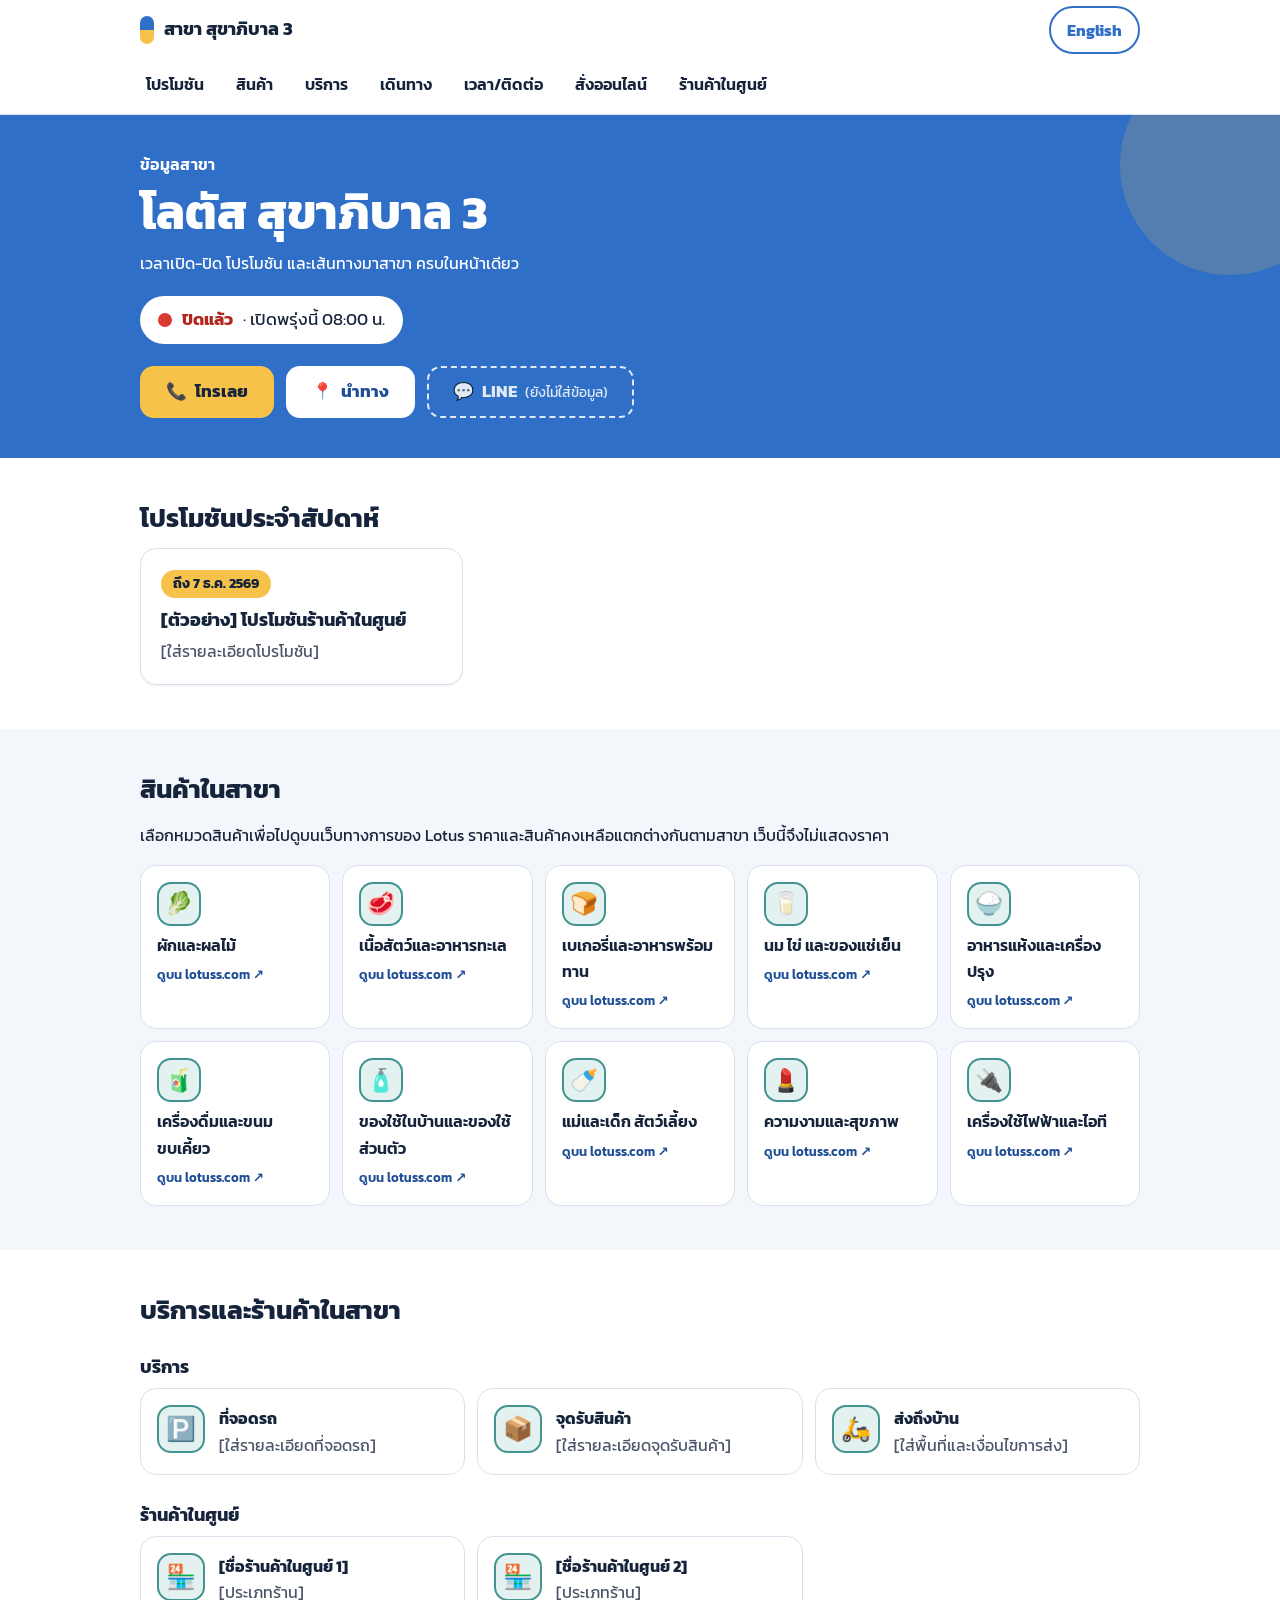
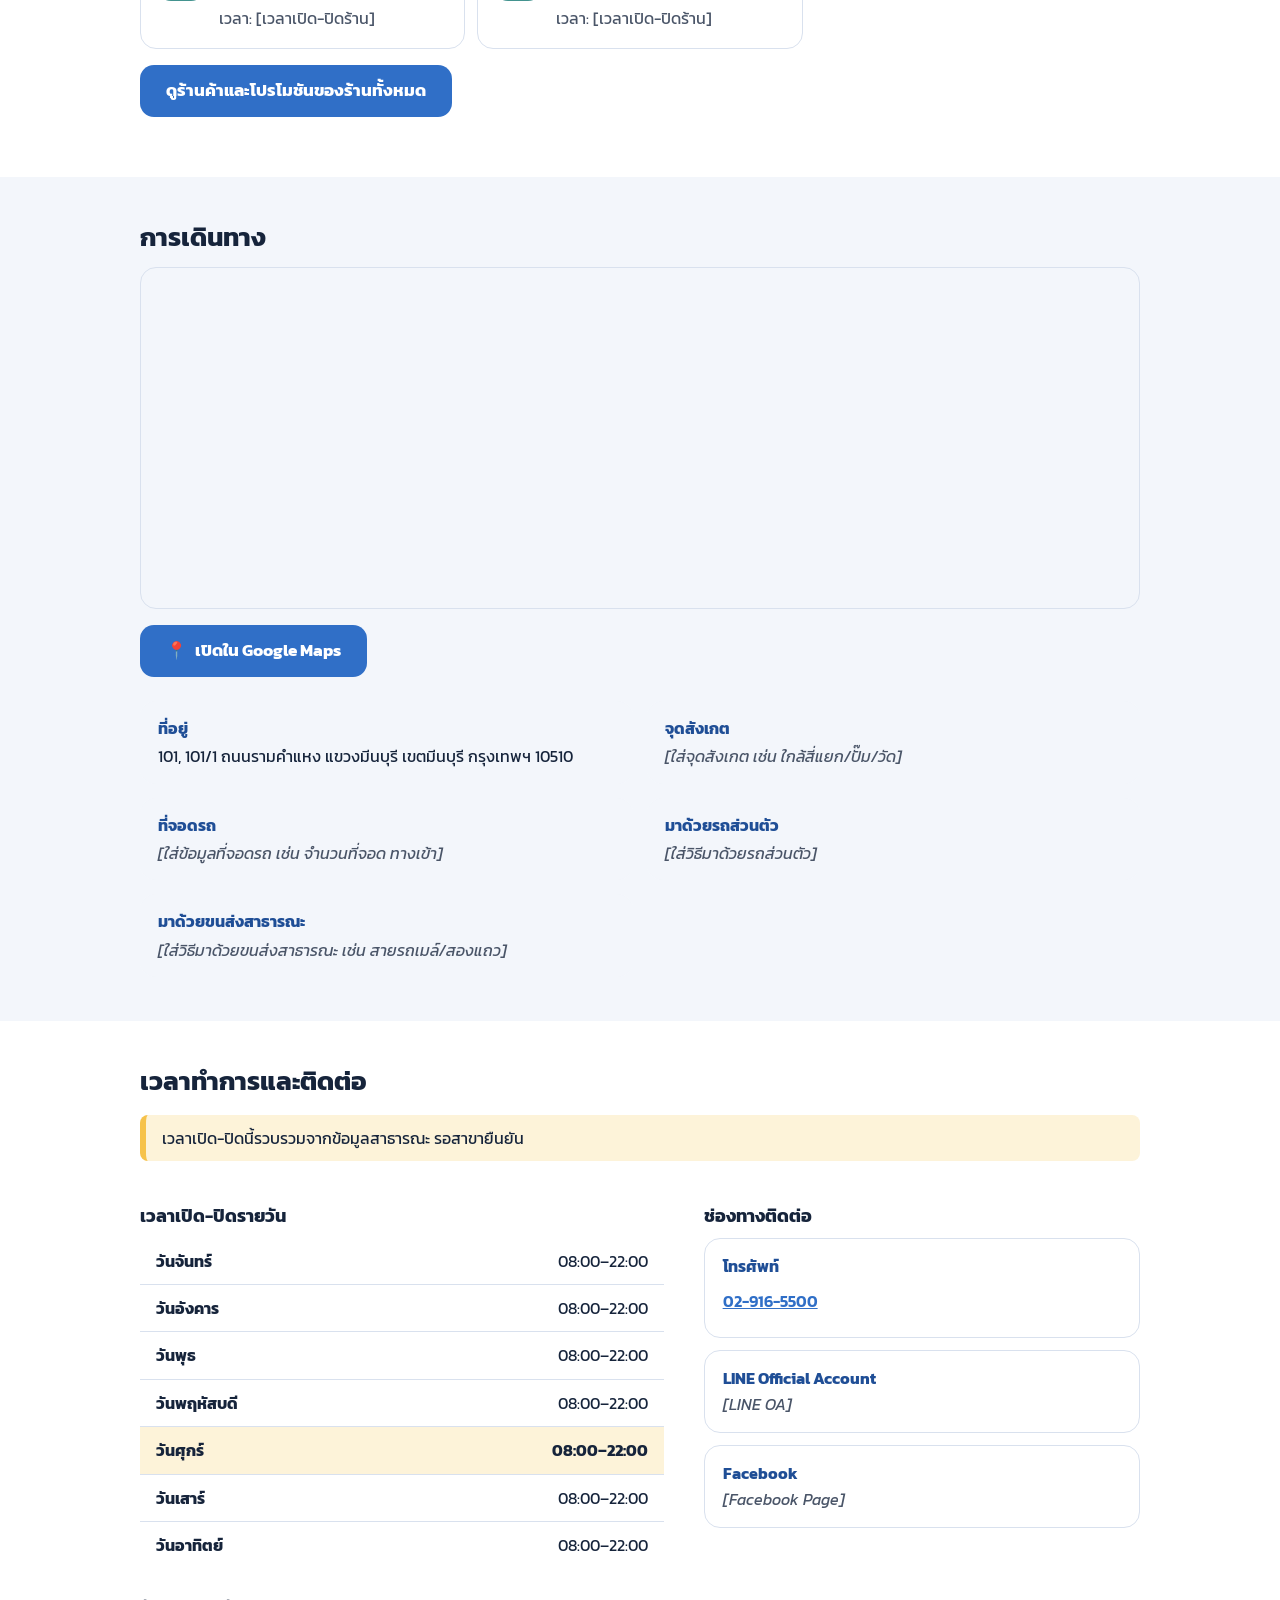
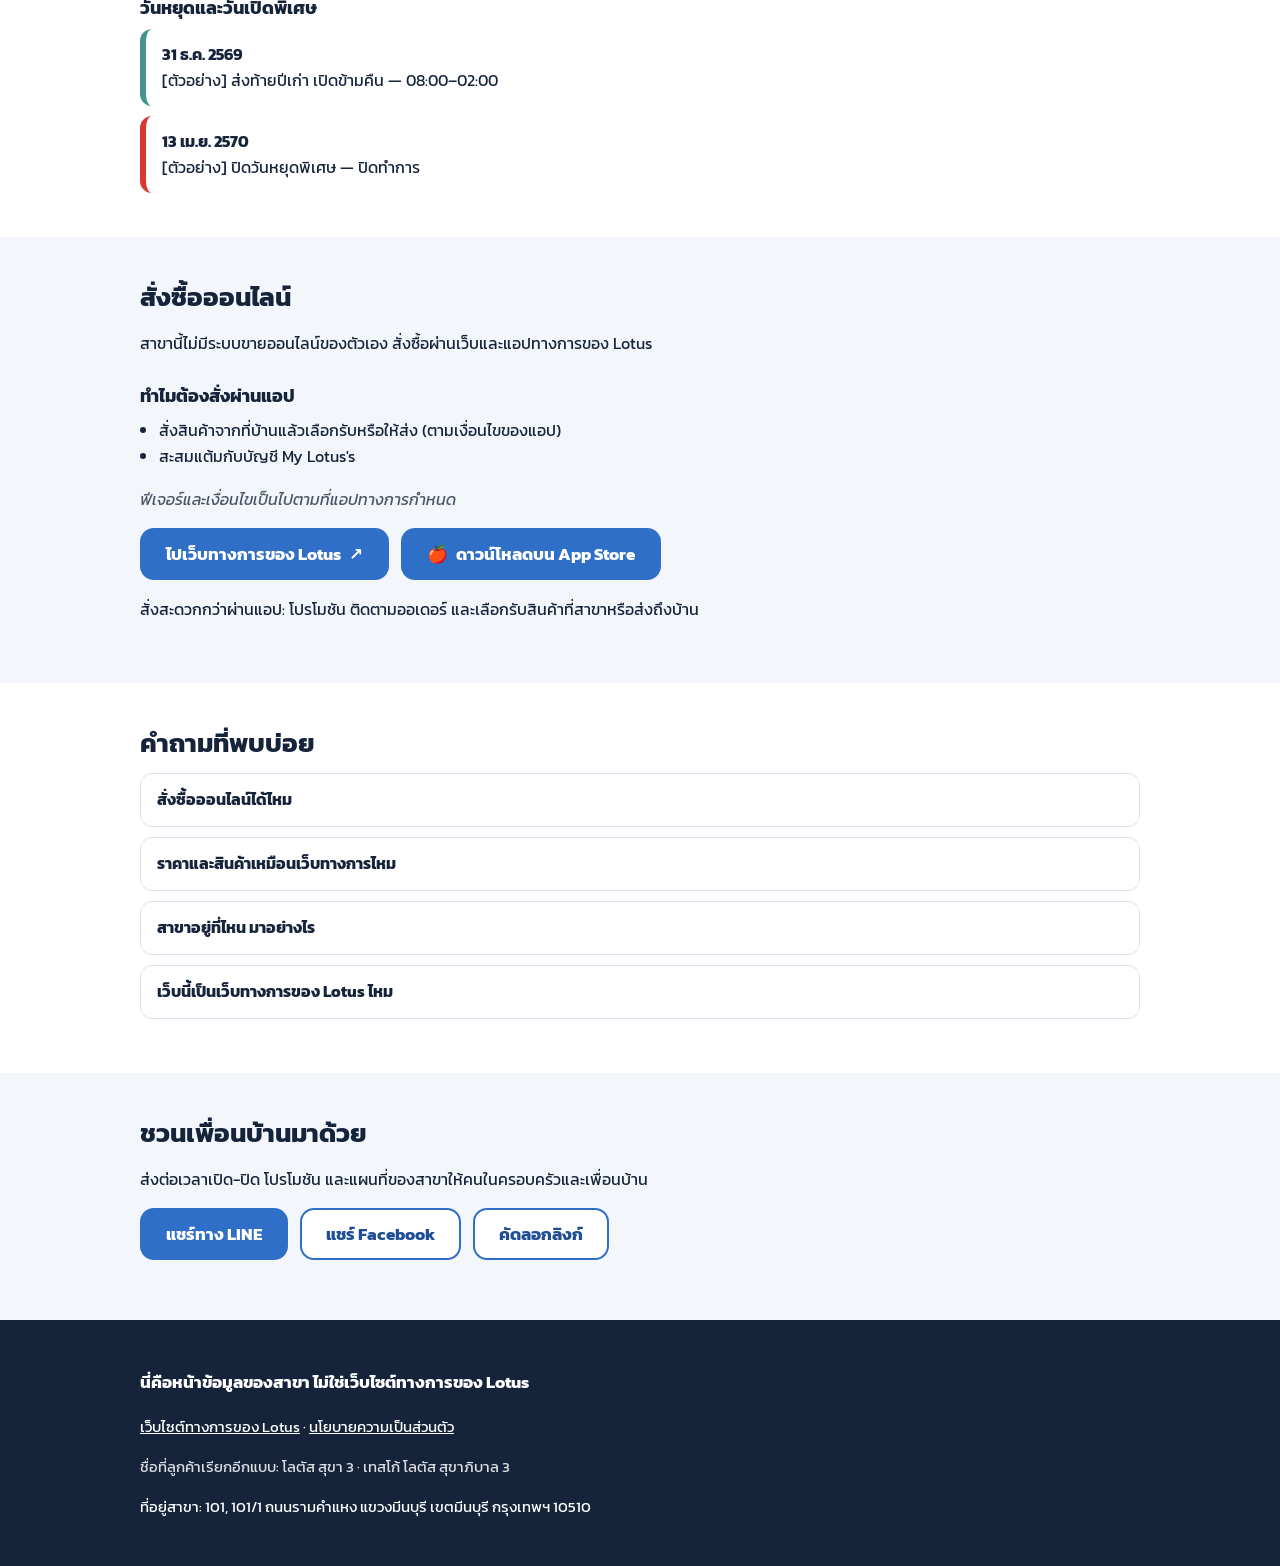
<file: index.html>
<!doctype html>
<html lang="th" data-base="">
<head>
<meta charset="utf-8">
<meta name="viewport" content="width=device-width, initial-scale=1">
<title>โลตัส สุขาภิบาล 3 เวลาเปิด-ปิด โปรโมชัน เบอร์โทร แผนที่</title>
<meta name="description" content="ข้อมูลสาขาโลตัส สุขาภิบาล 3: เวลาเปิด-ปิด โปรโมชันประจำสัปดาห์ เบอร์โทร แผนที่นำทาง ที่จอดรถ และร้านค้าในศูนย์">
<meta name="theme-color" content="#306FC7">


<link rel="canonical" href="https://waranyulotuss.github.io/lotus-suka3/">
<link rel="alternate" hreflang="th" href="https://waranyulotuss.github.io/lotus-suka3/">
<link rel="alternate" hreflang="en" href="https://waranyulotuss.github.io/lotus-suka3/en/">
<link rel="alternate" hreflang="x-default" href="https://waranyulotuss.github.io/lotus-suka3/">
<meta property="og:type" content="website">
<meta property="og:site_name" content="โลตัส สุขาภิบาล 3">
<meta property="og:title" content="โลตัส สุขาภิบาล 3 เวลาเปิด-ปิด โปรโมชัน เบอร์โทร แผนที่">
<meta property="og:description" content="ข้อมูลสาขาโลตัส สุขาภิบาล 3: เวลาเปิด-ปิด โปรโมชันประจำสัปดาห์ เบอร์โทร แผนที่นำทาง ที่จอดรถ และร้านค้าในศูนย์">
<meta property="og:url" content="https://waranyulotuss.github.io/lotus-suka3/">
<meta property="og:image" content="https://waranyulotuss.github.io/lotus-suka3/assets/img/og.png">
<meta property="og:image:width" content="1200">
<meta property="og:image:height" content="630">
<meta property="og:image:alt" content="โลตัส สุขาภิบาล 3 ข้อมูลสาขา">
<meta property="og:locale" content="th_TH">
<meta property="og:locale:alternate" content="en_US">
<meta name="twitter:card" content="summary_large_image">
<link rel="icon" href="assets/img/favicon.svg" type="image/svg+xml">
<link rel="manifest" href="manifest.webmanifest">
<link rel="preconnect" href="https://fonts.googleapis.com">
<link rel="preconnect" href="https://fonts.gstatic.com" crossorigin>
<link rel="stylesheet" href="https://fonts.googleapis.com/css2?family=Kanit:wght@400;500;600;700&display=swap">
<link rel="stylesheet" href="assets/css/style.css">
<script type="application/ld+json">
{
  "@context": "https://schema.org",
  "@type": "GroceryStore",
  "name": "โลตัส สุขาภิบาล 3",
  "url": "https://waranyulotuss.github.io/lotus-suka3/",
  "image": "https://waranyulotuss.github.io/lotus-suka3/assets/img/og.png",
  "inLanguage": "th",
  "alternateName": [
    "โลตัส สุขา 3",
    "เทสโก้ โลตัส สุขาภิบาล 3"
  ],
  "telephone": "+6629165500",
  "address": {
    "@type": "PostalAddress",
    "streetAddress": "101, 101/1 ถนนรามคำแหง แขวงมีนบุรี เขตมีนบุรี กรุงเทพฯ 10510",
    "addressCountry": "TH"
  },
  "geo": {
    "@type": "GeoCoordinates",
    "latitude": 13.8067835,
    "longitude": 100.7250887
  }
}
</script>
<script>try{if(localStorage.getItem('lang')==='en'&&!/[?&]nolang/.test(location.search)){location.replace('en/'+location.search+location.hash)}}catch(e){}</script>
</head>
<body>
<a class="skip" href="#main" data-i18n="skip">ข้ามไปเนื้อหา</a>
<header class="top">
  <div class="top__row">
    <a class="brand" href="./" aria-label="โลตัส สุขาภิบาล 3"><span class="brand__mark" aria-hidden="true"></span><span data-brand>สาขา สุขาภิบาล 3</span></a>
    <a class="langbtn" href="en/" hreflang="en" lang="en" data-setlang="en" aria-label="Switch to English" data-i18n-attr="aria-label:lang.switch.label"><span data-i18n="lang.switch">English</span></a>
  </div>
  <nav class="top__nav" aria-label="เมนูหลัก" data-i18n-attr="aria-label:nav.label"><a href="#promos" data-i18n="nav.promos">โปรโมชัน</a><a href="#products" data-i18n="nav.products">สินค้า</a><a href="#services" data-i18n="nav.services">บริการ</a><a href="#visit" data-i18n="nav.visit">เดินทาง</a><a href="#hours" data-i18n="nav.hours">เวลา/ติดต่อ</a><a href="#order" data-i18n="nav.order">สั่งออนไลน์</a><a href="shops.html" data-i18n="nav.shops">ร้านค้าในศูนย์</a></nav>
</header>

<main id="main">
<section class="hero" id="top">
  <div class="wrap hero__in">
    <p class="hero__kicker" data-i18n="hero.kicker">ข้อมูลสาขา</p>
    <h1 data-brand-name>โลตัส สุขาภิบาล 3</h1>
    <p class="hero__tag" data-i18n="hero.tagline">เวลาเปิด-ปิด โปรโมชัน และเส้นทางมาสาขา ครบในหน้าเดียว</p>
    <ul class="chips" id="highlights" aria-label="จุดเด่นของสาขา" data-i18n-attr="aria-label:hero.highlights" hidden></ul>
    <p class="status" id="status" role="status" aria-live="polite"><span class="status__dot" aria-hidden="true"></span><strong id="status-main" data-i18n="status.loading">กำลังตรวจสอบเวลา…</strong><span id="status-sub"></span></p>
    <div class="actions">
      <a class="btn btn--call" id="btn-call" href="#hours"><span aria-hidden="true">📞</span> <span data-i18n="btn.call">โทรเลย</span></a>
      <a class="btn btn--nav" id="btn-nav" href="#visit" target="_blank" rel="noopener"><span aria-hidden="true">📍</span> <span data-i18n="btn.navigate">นำทาง</span></a>
      <a class="btn btn--line" id="btn-line" href="#hours" target="_blank" rel="noopener"><span aria-hidden="true">💬</span> <span data-i18n="btn.line">LINE</span></a>
    </div>
    <figure class="hero__photo" id="hero-photo" hidden></figure>
  </div>
</section>

<noscript><p class="wrap noscript">กรุณาเปิด JavaScript เพื่อดูเวลาเปิด-ปิดและโปรโมชันล่าสุด</p></noscript>

<section id="promos" class="sec"><div class="wrap">
  <h2 data-i18n="promos.title">โปรโมชันประจำสัปดาห์</h2>
  <div class="grid" id="promo-list"></div>
</div></section>

<section id="products" class="sec sec--alt"><div class="wrap">
  <h2 data-i18n="products.title">สินค้าในสาขา</h2>
  <p data-i18n="products.intro">เลือกหมวดสินค้าเพื่อไปดูบนเว็บทางการของ Lotus ราคาและสินค้าคงเหลือแตกต่างกันตามสาขา เว็บนี้จึงไม่แสดงราคา</p>
  <ul class="cats" id="cat-list"></ul>
</div></section>

<section id="services" class="sec"><div class="wrap">
  <h2 data-i18n="services.title">บริการและร้านค้าในสาขา</h2>
  <h3 data-i18n="services.services">บริการ</h3>
  <ul class="cards" id="service-list"></ul>
  <h3 data-i18n="services.shops">ร้านค้าในศูนย์</h3>
  <ul class="cards" id="shop-list"></ul>
  <p class="actions actions--inline"><a class="btn btn--primary" href="shops.html" data-i18n="services.allShops">ดูร้านค้าและโปรโมชันของร้านทั้งหมด</a></p>
</div></section>

<section id="visit" class="sec sec--alt"><div class="wrap">
  <h2 data-i18n="visit.title">การเดินทาง</h2>
  <div class="map"><iframe id="map" title="แผนที่ตำแหน่งสาขา" data-i18n-attr="title:visit.map" loading="lazy" referrerpolicy="no-referrer-when-downgrade" allowfullscreen></iframe></div>
  <p class="actions actions--inline"><a class="btn btn--primary" id="btn-nav2" href="#visit" target="_blank" rel="noopener"><span aria-hidden="true">📍</span> <span data-i18n="visit.openMaps">เปิดใน Google Maps</span></a>
  <a class="btn btn--ghost" id="btn-review" href="#visit" target="_blank" rel="noopener" hidden><span aria-hidden="true">⭐</span> <span data-i18n="visit.review">รีวิวสาขาบน Google Maps</span></a></p>
  <dl class="facts" id="facts"></dl>
</div></section>

<section id="hours" class="sec"><div class="wrap">
  <h2 data-i18n="hours.title">เวลาทำการและติดต่อ</h2>
  <p class="sample" id="hours-sample" hidden data-i18n="hours.sample">เวลาเปิด-ปิดนี้รวบรวมจากข้อมูลสาธารณะ รอสาขายืนยัน</p>
  <div class="two">
    <div>
      <h3 data-i18n="hours.daily">เวลาเปิด-ปิดรายวัน</h3>
      <table class="hours" id="hours-table"></table>
      <div id="special" hidden>
        <h3 data-i18n="hours.special">วันหยุดและวันเปิดพิเศษ</h3>
        <ul class="special" id="special-list"></ul>
      </div>
    </div>
    <div>
      <h3 data-i18n="contact.title">ช่องทางติดต่อ</h3>
      <ul class="contact" id="contact-list"></ul>
    </div>
  </div>
</div></section>

<section id="order" class="sec sec--alt"><div class="wrap">
  <h2 data-i18n="order.title">สั่งซื้อออนไลน์</h2>
  <p data-i18n="order.text">สาขานี้ไม่มีระบบขายออนไลน์ของตัวเอง สั่งซื้อผ่านเว็บและแอปทางการของ Lotus</p>
  <h3 data-i18n="order.benefitsTitle">ทำไมต้องสั่งผ่านแอป</h3>
  <ul class="benefits"><li data-i18n="order.b1">สั่งสินค้าจากที่บ้านแล้วเลือกรับหรือให้ส่ง (ตามเงื่อนไขของแอป)</li><li data-i18n="order.b2">สะสมแต้มกับบัญชี My Lotus's</li></ul>
  <p class="ph" data-i18n="order.b3">ฟีเจอร์และเงื่อนไขเป็นไปตามที่แอปทางการกำหนด</p>
  <p class="actions actions--inline">
    <a class="btn btn--primary" id="btn-web" href="https://www.lotuss.com/th" target="_blank" rel="noopener noreferrer"><span data-i18n="order.web">ไปเว็บทางการของ Lotus</span> <span aria-hidden="true">↗</span><span class="sr"> – <span data-i18n="order.newtab">เปิดในแท็บใหม่</span></span></a>
    <a class="btn btn--primary" id="btn-ios" href="#order" target="_blank" rel="noopener noreferrer" hidden><span aria-hidden="true">🍎</span> <span data-i18n="order.ios">ดาวน์โหลดบน App Store</span><span class="sr"> – <span data-i18n="order.newtab">เปิดในแท็บใหม่</span></span></a>
    <a class="btn btn--primary" id="btn-android" href="#order" target="_blank" rel="noopener noreferrer" hidden><span aria-hidden="true">▶️</span> <span data-i18n="order.android">ดาวน์โหลดบน Google Play</span><span class="sr"> – <span data-i18n="order.newtab">เปิดในแท็บใหม่</span></span></a>
    <a class="btn btn--primary" id="btn-app" href="#order" target="_blank" rel="noopener noreferrer" hidden><span aria-hidden="true">📱</span> <span data-i18n="order.app">แอปทางการของ Lotus</span><span class="sr"> – <span data-i18n="order.newtab">เปิดในแท็บใหม่</span></span></a>
  </p>
  <p class="ph" id="app-pending" data-i18n="order.appPending">[ลิงก์แอปทางการ Lotus กำลังรอสาขายืนยัน]</p>
  <p id="app-hint" hidden data-i18n="order.appHint">สั่งสะดวกกว่าผ่านแอป: โปรโมชัน ติดตามออเดอร์ และเลือกรับสินค้าที่สาขาหรือส่งถึงบ้าน</p>
</div></section>
<section id="faq" class="sec"><div class="wrap">
  <h2 data-i18n="faq.title">คำถามที่พบบ่อย</h2>
  <details><summary data-i18n="faq.q1">สั่งซื้อออนไลน์ได้ไหม</summary><p data-i18n="faq.a1">ได้ ผ่านเว็บและแอปทางการของ Lotus สาขานี้ไม่มีระบบขายออนไลน์ของตัวเอง</p></details>
  <details><summary data-i18n="faq.q2">ราคาและสินค้าเหมือนเว็บทางการไหม</summary><p data-i18n="faq.a2">เว็บนี้ไม่แสดงราคาสินค้า เพราะราคาและสต็อกต่างกันตามสาขา ดูที่เว็บหรือแอปทางการ หรือโทรสอบถามสาขา</p></details>
  <details><summary data-i18n="faq.q3">สาขาอยู่ที่ไหน มาอย่างไร</summary><p data-i18n="faq.a3">ดูแผนที่และจุดสังเกตในหัวข้อ การเดินทาง หรือกดปุ่ม นำทาง ด้านบน</p></details>
  <details><summary data-i18n="faq.q4">เว็บนี้เป็นเว็บทางการของ Lotus ไหม</summary><p data-i18n="faq.a4">ไม่ใช่ เป็นหน้าข้อมูลของสาขา เว็บทางการคือ lotuss.com</p></details>
  
</div></section>

<section id="share" class="sec sec--alt"><div class="wrap">
  <h2 data-i18n="share.title">ชวนเพื่อนบ้านมาด้วย</h2>
  <p data-i18n="share.text">ส่งต่อเวลาเปิด-ปิด โปรโมชัน และแผนที่ของสาขาให้คนในครอบครัวและเพื่อนบ้าน</p>
  <p class="actions actions--inline" id="share-actions">
    <a class="btn btn--primary" id="sh-line" href="#share" target="_blank" rel="noopener noreferrer"><span data-i18n="share.line">แชร์ทาง LINE</span></a>
    <a class="btn btn--ghost" id="sh-fb" href="#share" target="_blank" rel="noopener noreferrer"><span data-i18n="share.fb">แชร์ Facebook</span></a>
    <button class="btn btn--ghost" id="sh-native" type="button" hidden><span data-i18n="share.native">แชร์</span></button>
    <button class="btn btn--ghost" id="sh-copy" type="button"><span data-i18n="share.copy">คัดลอกลิงก์</span></button>
  </p>
</div></section>
</main>

<footer class="foot"><div class="wrap">
  <p class="foot__disc"><strong data-i18n="footer.disclaimer">นี่คือหน้าข้อมูลของสาขา ไม่ใช่เว็บไซต์ทางการของ Lotus</strong></p>
  <p><a href="https://www.lotuss.com/th" target="_blank" rel="noopener noreferrer" data-i18n="footer.official">เว็บไซต์ทางการของ Lotus</a> · <a href="privacy.html" data-i18n="footer.privacy">นโยบายความเป็นส่วนตัว</a></p>
  <p class="foot__aka" id="foot-aka" hidden></p>
  <p class="foot__addr"><span data-i18n="footer.address">ที่อยู่สาขา</span>: <span id="foot-addr">101, 101/1 ถนนรามคำแหง แขวงมีนบุรี เขตมีนบุรี กรุงเทพฯ 10510</span></p>
</div></footer>
<script src="assets/js/main.js" defer></script>
</body>
</html>
</file>
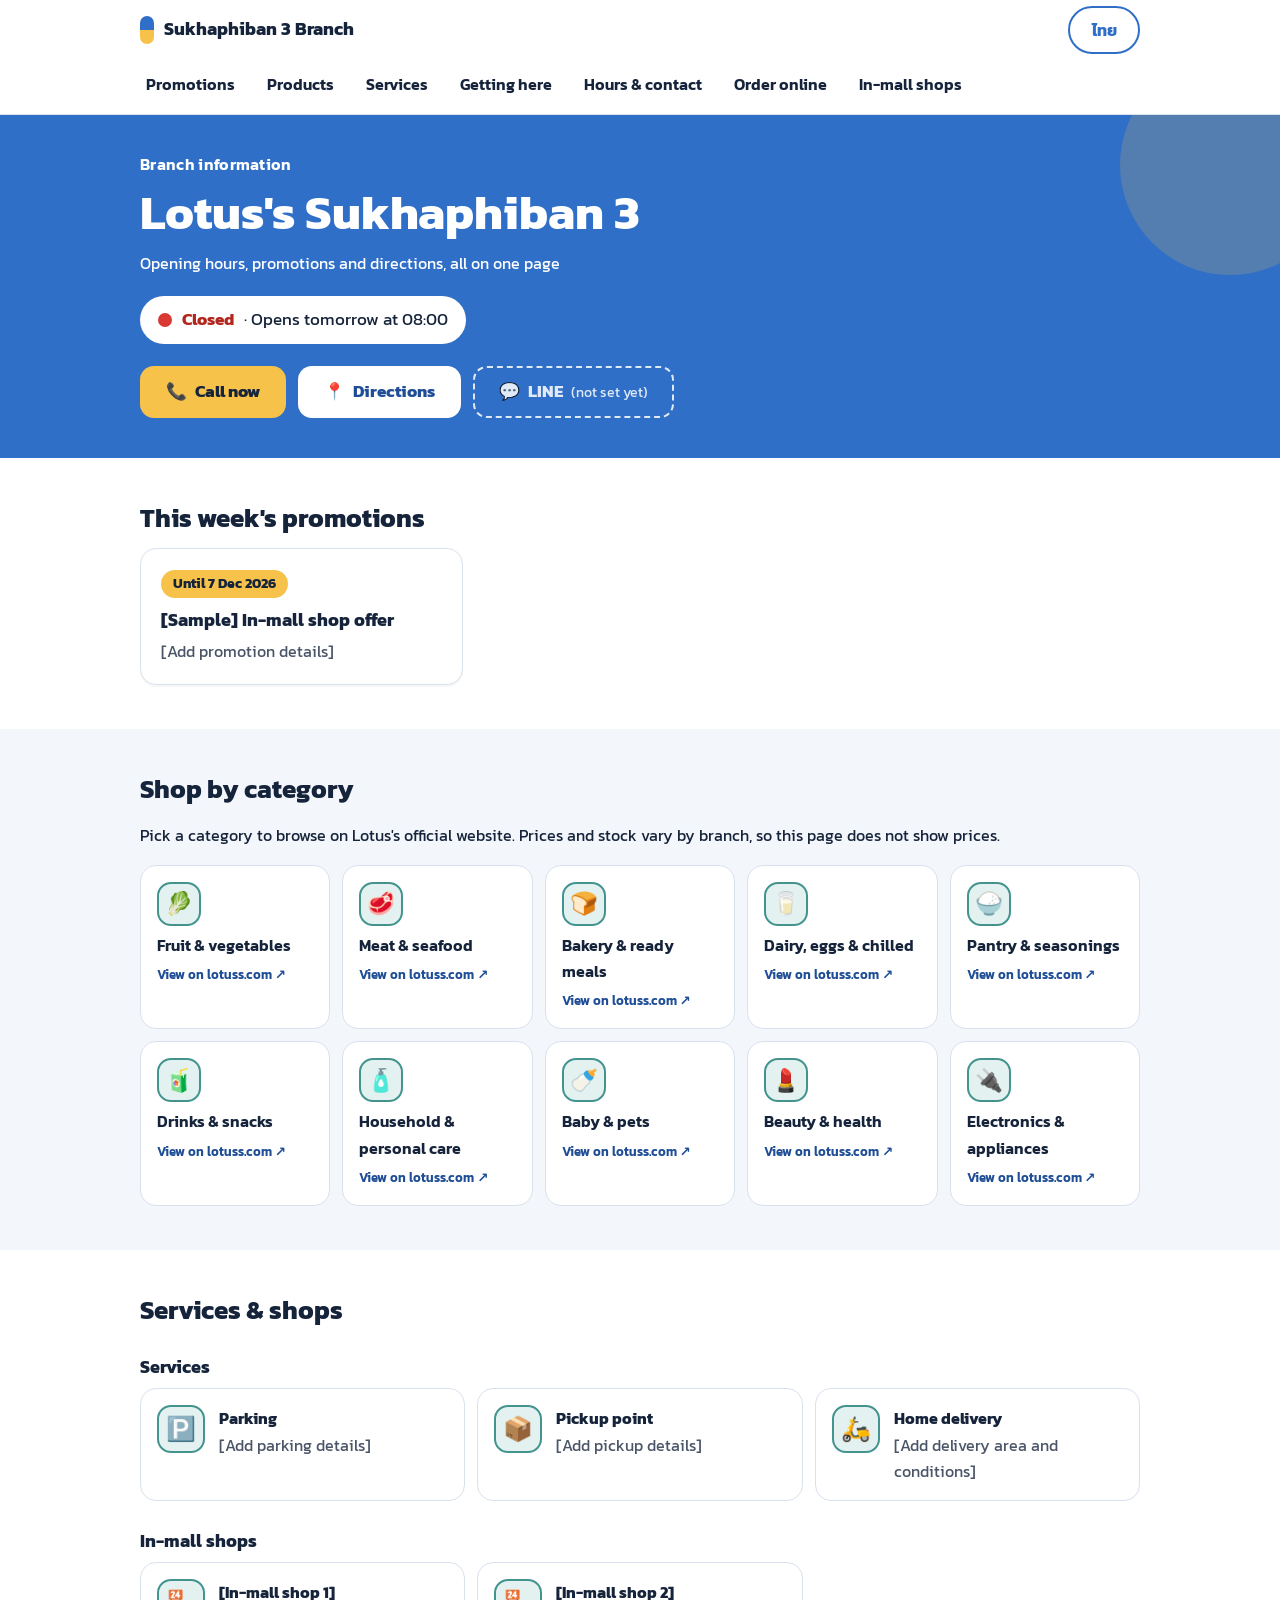
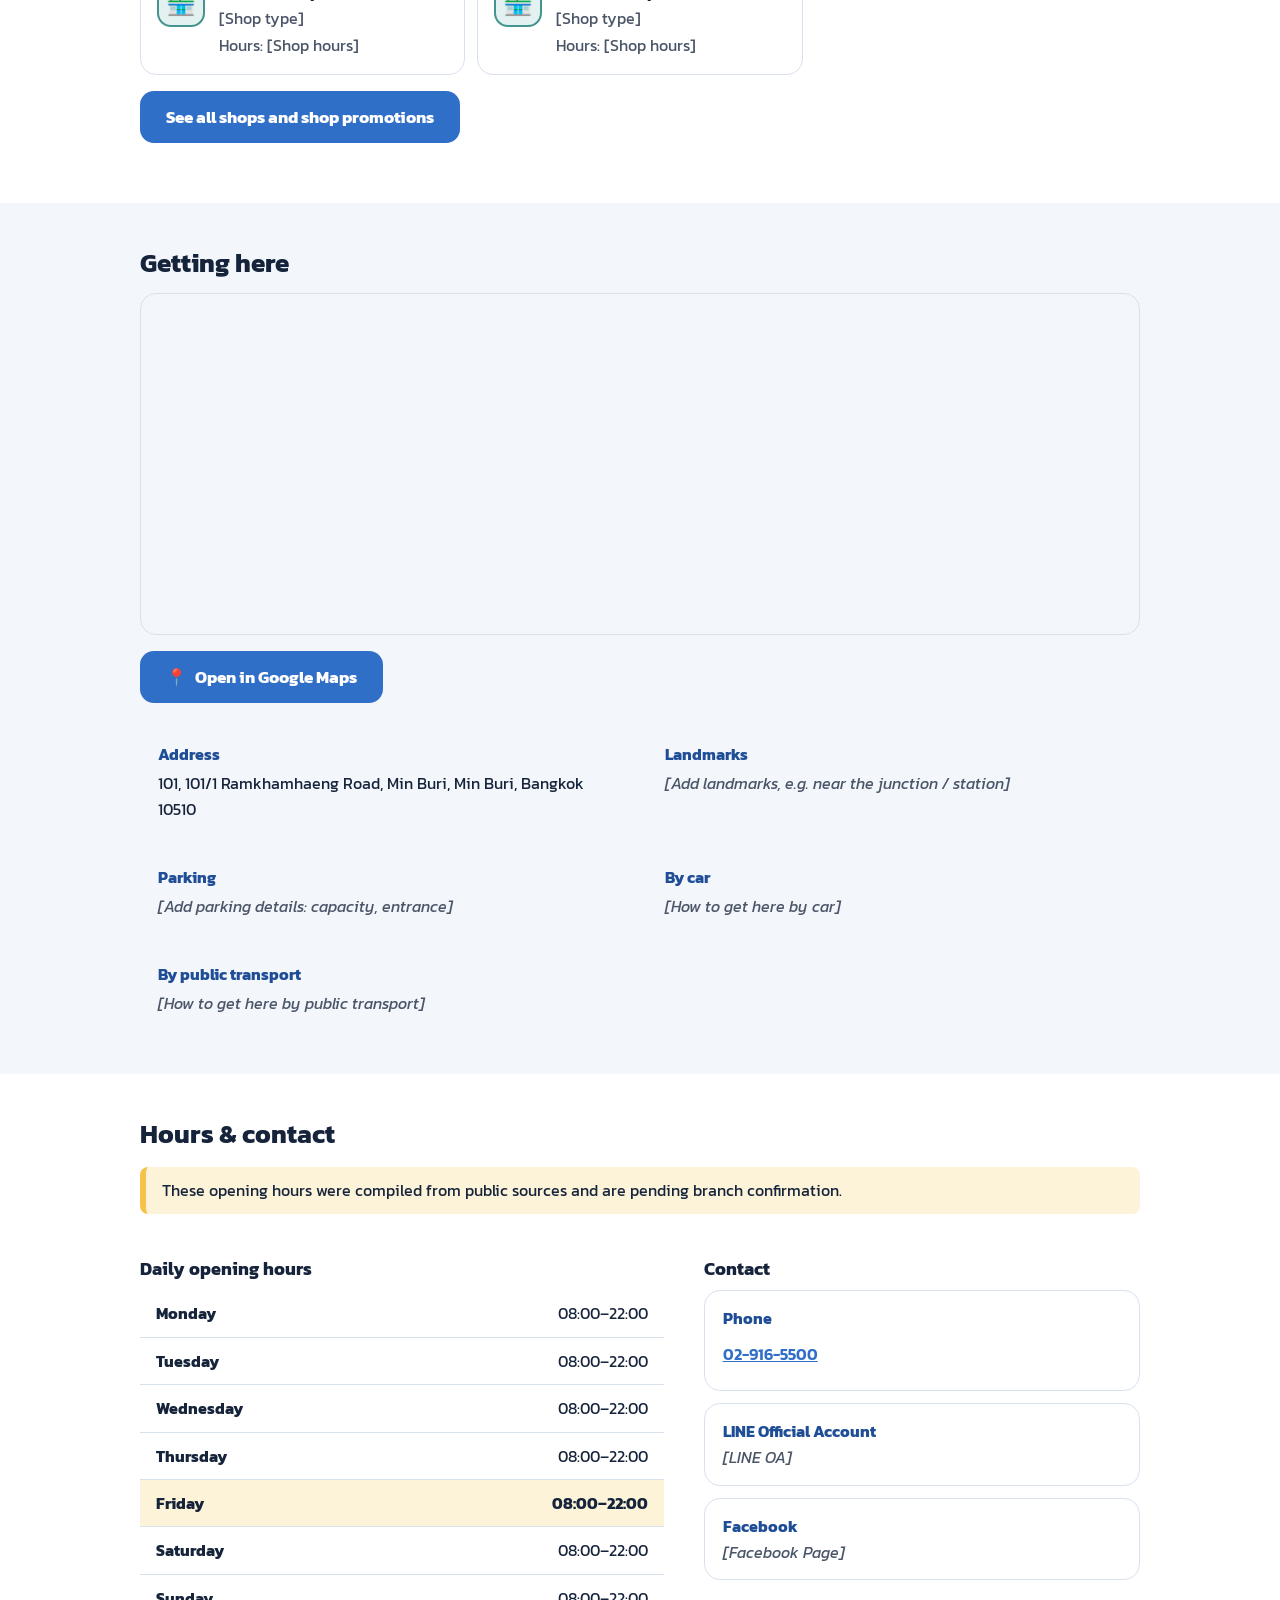
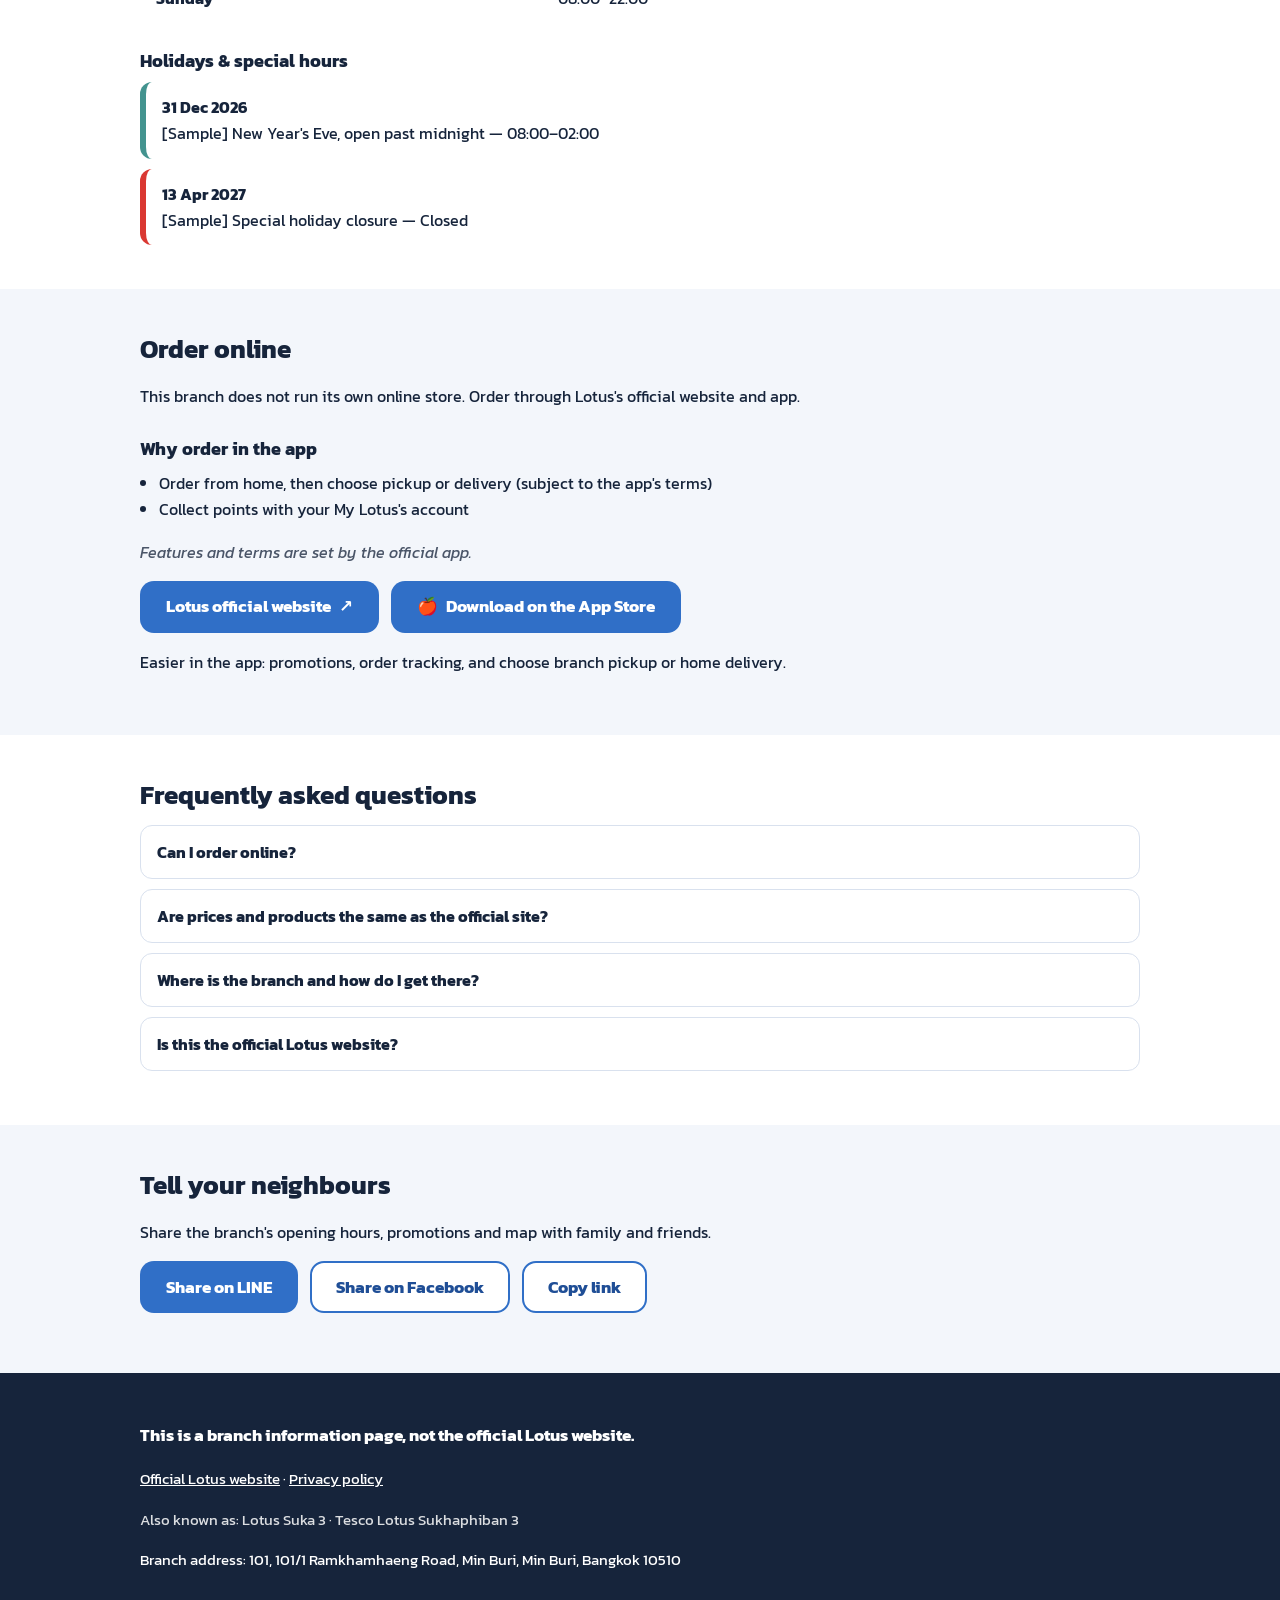
<file: en/index.html>
<!doctype html>
<html lang="en" data-base="../">
<head>
<meta charset="utf-8">
<meta name="viewport" content="width=device-width, initial-scale=1">
<title>Lotus's Sukhaphiban 3 – Hours, Promotions, Phone, Map</title>
<meta name="description" content="Lotus's Sukhaphiban 3 branch info: opening hours, weekly promotions, phone number, map directions, parking and in-mall shops.">
<meta name="theme-color" content="#306FC7">


<link rel="canonical" href="https://waranyulotuss.github.io/lotus-suka3/en/">
<link rel="alternate" hreflang="th" href="https://waranyulotuss.github.io/lotus-suka3/">
<link rel="alternate" hreflang="en" href="https://waranyulotuss.github.io/lotus-suka3/en/">
<link rel="alternate" hreflang="x-default" href="https://waranyulotuss.github.io/lotus-suka3/">
<meta property="og:type" content="website">
<meta property="og:site_name" content="Lotus's Sukhaphiban 3">
<meta property="og:title" content="Lotus's Sukhaphiban 3 – Hours, Promotions, Phone, Map">
<meta property="og:description" content="Lotus's Sukhaphiban 3 branch info: opening hours, weekly promotions, phone number, map directions, parking and in-mall shops.">
<meta property="og:url" content="https://waranyulotuss.github.io/lotus-suka3/en/">
<meta property="og:image" content="https://waranyulotuss.github.io/lotus-suka3/assets/img/og.png">
<meta property="og:image:width" content="1200">
<meta property="og:image:height" content="630">
<meta property="og:image:alt" content="Lotus's Sukhaphiban 3 branch information">
<meta property="og:locale" content="en_US">
<meta property="og:locale:alternate" content="th_TH">
<meta name="twitter:card" content="summary_large_image">
<link rel="icon" href="../assets/img/favicon.svg" type="image/svg+xml">
<link rel="manifest" href="../manifest.webmanifest">
<link rel="preconnect" href="https://fonts.googleapis.com">
<link rel="preconnect" href="https://fonts.gstatic.com" crossorigin>
<link rel="stylesheet" href="https://fonts.googleapis.com/css2?family=Kanit:wght@400;500;600;700&display=swap">
<link rel="stylesheet" href="../assets/css/style.css">
<script type="application/ld+json">
{
  "@context": "https://schema.org",
  "@type": "GroceryStore",
  "name": "Lotus's Sukhaphiban 3",
  "url": "https://waranyulotuss.github.io/lotus-suka3/en/",
  "image": "https://waranyulotuss.github.io/lotus-suka3/assets/img/og.png",
  "inLanguage": "en",
  "alternateName": [
    "Lotus Suka 3",
    "Tesco Lotus Sukhaphiban 3"
  ],
  "telephone": "+6629165500",
  "address": {
    "@type": "PostalAddress",
    "streetAddress": "101, 101/1 Ramkhamhaeng Road, Min Buri, Min Buri, Bangkok 10510",
    "addressCountry": "TH"
  },
  "geo": {
    "@type": "GeoCoordinates",
    "latitude": 13.8067835,
    "longitude": 100.7250887
  }
}
</script>

</head>
<body>
<a class="skip" href="#main" data-i18n="skip">Skip to content</a>
<header class="top">
  <div class="top__row">
    <a class="brand" href="./" aria-label="Lotus's Sukhaphiban 3"><span class="brand__mark" aria-hidden="true"></span><span data-brand>Sukhaphiban 3 Branch</span></a>
    <a class="langbtn" href="../" hreflang="th" lang="th" data-setlang="th" aria-label="เปลี่ยนเป็นภาษาไทย" data-i18n-attr="aria-label:lang.switch.label"><span data-i18n="lang.switch">ไทย</span></a>
  </div>
  <nav class="top__nav" aria-label="Main menu" data-i18n-attr="aria-label:nav.label"><a href="#promos" data-i18n="nav.promos">Promotions</a><a href="#products" data-i18n="nav.products">Products</a><a href="#services" data-i18n="nav.services">Services</a><a href="#visit" data-i18n="nav.visit">Getting here</a><a href="#hours" data-i18n="nav.hours">Hours &amp; contact</a><a href="#order" data-i18n="nav.order">Order online</a><a href="shops.html" data-i18n="nav.shops">In-mall shops</a></nav>
</header>

<main id="main">
<section class="hero" id="top">
  <div class="wrap hero__in">
    <p class="hero__kicker" data-i18n="hero.kicker">Branch information</p>
    <h1 data-brand-name>Lotus's Sukhaphiban 3</h1>
    <p class="hero__tag" data-i18n="hero.tagline">Opening hours, promotions and directions, all on one page</p>
    <ul class="chips" id="highlights" aria-label="Branch highlights" data-i18n-attr="aria-label:hero.highlights" hidden></ul>
    <p class="status" id="status" role="status" aria-live="polite"><span class="status__dot" aria-hidden="true"></span><strong id="status-main" data-i18n="status.loading">Checking opening hours…</strong><span id="status-sub"></span></p>
    <div class="actions">
      <a class="btn btn--call" id="btn-call" href="#hours"><span aria-hidden="true">📞</span> <span data-i18n="btn.call">Call now</span></a>
      <a class="btn btn--nav" id="btn-nav" href="#visit" target="_blank" rel="noopener"><span aria-hidden="true">📍</span> <span data-i18n="btn.navigate">Directions</span></a>
      <a class="btn btn--line" id="btn-line" href="#hours" target="_blank" rel="noopener"><span aria-hidden="true">💬</span> <span data-i18n="btn.line">LINE</span></a>
    </div>
    <figure class="hero__photo" id="hero-photo" hidden></figure>
  </div>
</section>

<noscript><p class="wrap noscript">Please enable JavaScript to see the latest opening hours and promotions.</p></noscript>

<section id="promos" class="sec"><div class="wrap">
  <h2 data-i18n="promos.title">This week's promotions</h2>
  <div class="grid" id="promo-list"></div>
</div></section>

<section id="products" class="sec sec--alt"><div class="wrap">
  <h2 data-i18n="products.title">Shop by category</h2>
  <p data-i18n="products.intro">Pick a category to browse on Lotus's official website. Prices and stock vary by branch, so this page does not show prices.</p>
  <ul class="cats" id="cat-list"></ul>
</div></section>

<section id="services" class="sec"><div class="wrap">
  <h2 data-i18n="services.title">Services &amp; shops</h2>
  <h3 data-i18n="services.services">Services</h3>
  <ul class="cards" id="service-list"></ul>
  <h3 data-i18n="services.shops">In-mall shops</h3>
  <ul class="cards" id="shop-list"></ul>
  <p class="actions actions--inline"><a class="btn btn--primary" href="shops.html" data-i18n="services.allShops">See all shops and shop promotions</a></p>
</div></section>

<section id="visit" class="sec sec--alt"><div class="wrap">
  <h2 data-i18n="visit.title">Getting here</h2>
  <div class="map"><iframe id="map" title="Map showing the branch location" data-i18n-attr="title:visit.map" loading="lazy" referrerpolicy="no-referrer-when-downgrade" allowfullscreen></iframe></div>
  <p class="actions actions--inline"><a class="btn btn--primary" id="btn-nav2" href="#visit" target="_blank" rel="noopener"><span aria-hidden="true">📍</span> <span data-i18n="visit.openMaps">Open in Google Maps</span></a>
  <a class="btn btn--ghost" id="btn-review" href="#visit" target="_blank" rel="noopener" hidden><span aria-hidden="true">⭐</span> <span data-i18n="visit.review">Review us on Google Maps</span></a></p>
  <dl class="facts" id="facts"></dl>
</div></section>

<section id="hours" class="sec"><div class="wrap">
  <h2 data-i18n="hours.title">Hours &amp; contact</h2>
  <p class="sample" id="hours-sample" hidden data-i18n="hours.sample">These opening hours were compiled from public sources and are pending branch confirmation.</p>
  <div class="two">
    <div>
      <h3 data-i18n="hours.daily">Daily opening hours</h3>
      <table class="hours" id="hours-table"></table>
      <div id="special" hidden>
        <h3 data-i18n="hours.special">Holidays &amp; special hours</h3>
        <ul class="special" id="special-list"></ul>
      </div>
    </div>
    <div>
      <h3 data-i18n="contact.title">Contact</h3>
      <ul class="contact" id="contact-list"></ul>
    </div>
  </div>
</div></section>

<section id="order" class="sec sec--alt"><div class="wrap">
  <h2 data-i18n="order.title">Order online</h2>
  <p data-i18n="order.text">This branch does not run its own online store. Order through Lotus's official website and app.</p>
  <h3 data-i18n="order.benefitsTitle">Why order in the app</h3>
  <ul class="benefits"><li data-i18n="order.b1">Order from home, then choose pickup or delivery (subject to the app's terms)</li><li data-i18n="order.b2">Collect points with your My Lotus's account</li></ul>
  <p class="ph" data-i18n="order.b3">Features and terms are set by the official app.</p>
  <p class="actions actions--inline">
    <a class="btn btn--primary" id="btn-web" href="https://www.lotuss.com/en" target="_blank" rel="noopener noreferrer"><span data-i18n="order.web">Lotus official website</span> <span aria-hidden="true">↗</span><span class="sr"> – <span data-i18n="order.newtab">Opens in a new tab</span></span></a>
    <a class="btn btn--primary" id="btn-ios" href="#order" target="_blank" rel="noopener noreferrer" hidden><span aria-hidden="true">🍎</span> <span data-i18n="order.ios">Download on the App Store</span><span class="sr"> – <span data-i18n="order.newtab">Opens in a new tab</span></span></a>
    <a class="btn btn--primary" id="btn-android" href="#order" target="_blank" rel="noopener noreferrer" hidden><span aria-hidden="true">▶️</span> <span data-i18n="order.android">Get it on Google Play</span><span class="sr"> – <span data-i18n="order.newtab">Opens in a new tab</span></span></a>
    <a class="btn btn--primary" id="btn-app" href="#order" target="_blank" rel="noopener noreferrer" hidden><span aria-hidden="true">📱</span> <span data-i18n="order.app">Lotus official app</span><span class="sr"> – <span data-i18n="order.newtab">Opens in a new tab</span></span></a>
  </p>
  <p class="ph" id="app-pending" data-i18n="order.appPending">[Official Lotus app link pending branch confirmation]</p>
  <p id="app-hint" hidden data-i18n="order.appHint">Easier in the app: promotions, order tracking, and choose branch pickup or home delivery.</p>
</div></section>
<section id="faq" class="sec"><div class="wrap">
  <h2 data-i18n="faq.title">Frequently asked questions</h2>
  <details><summary data-i18n="faq.q1">Can I order online?</summary><p data-i18n="faq.a1">Yes, through Lotus's official website and app. This branch does not run its own online store.</p></details>
  <details><summary data-i18n="faq.q2">Are prices and products the same as the official site?</summary><p data-i18n="faq.a2">This page shows no prices because prices and stock vary by branch. Check the official website or app, or call the branch.</p></details>
  <details><summary data-i18n="faq.q3">Where is the branch and how do I get there?</summary><p data-i18n="faq.a3">See the map and landmarks under Getting here, or tap Directions above.</p></details>
  <details><summary data-i18n="faq.q4">Is this the official Lotus website?</summary><p data-i18n="faq.a4">No. This is a branch information page. The official site is lotuss.com.</p></details>
  
</div></section>

<section id="share" class="sec sec--alt"><div class="wrap">
  <h2 data-i18n="share.title">Tell your neighbours</h2>
  <p data-i18n="share.text">Share the branch's opening hours, promotions and map with family and friends.</p>
  <p class="actions actions--inline" id="share-actions">
    <a class="btn btn--primary" id="sh-line" href="#share" target="_blank" rel="noopener noreferrer"><span data-i18n="share.line">Share on LINE</span></a>
    <a class="btn btn--ghost" id="sh-fb" href="#share" target="_blank" rel="noopener noreferrer"><span data-i18n="share.fb">Share on Facebook</span></a>
    <button class="btn btn--ghost" id="sh-native" type="button" hidden><span data-i18n="share.native">Share</span></button>
    <button class="btn btn--ghost" id="sh-copy" type="button"><span data-i18n="share.copy">Copy link</span></button>
  </p>
</div></section>
</main>

<footer class="foot"><div class="wrap">
  <p class="foot__disc"><strong data-i18n="footer.disclaimer">This is a branch information page, not the official Lotus website.</strong></p>
  <p><a href="https://www.lotuss.com/en" target="_blank" rel="noopener noreferrer" data-i18n="footer.official">Official Lotus website</a> · <a href="privacy.html" data-i18n="footer.privacy">Privacy policy</a></p>
  <p class="foot__aka" id="foot-aka" hidden></p>
  <p class="foot__addr"><span data-i18n="footer.address">Branch address</span>: <span id="foot-addr">101, 101/1 Ramkhamhaeng Road, Min Buri, Min Buri, Bangkok 10510</span></p>
</div></footer>
<script src="../assets/js/main.js" defer></script>
</body>
</html>
</file>
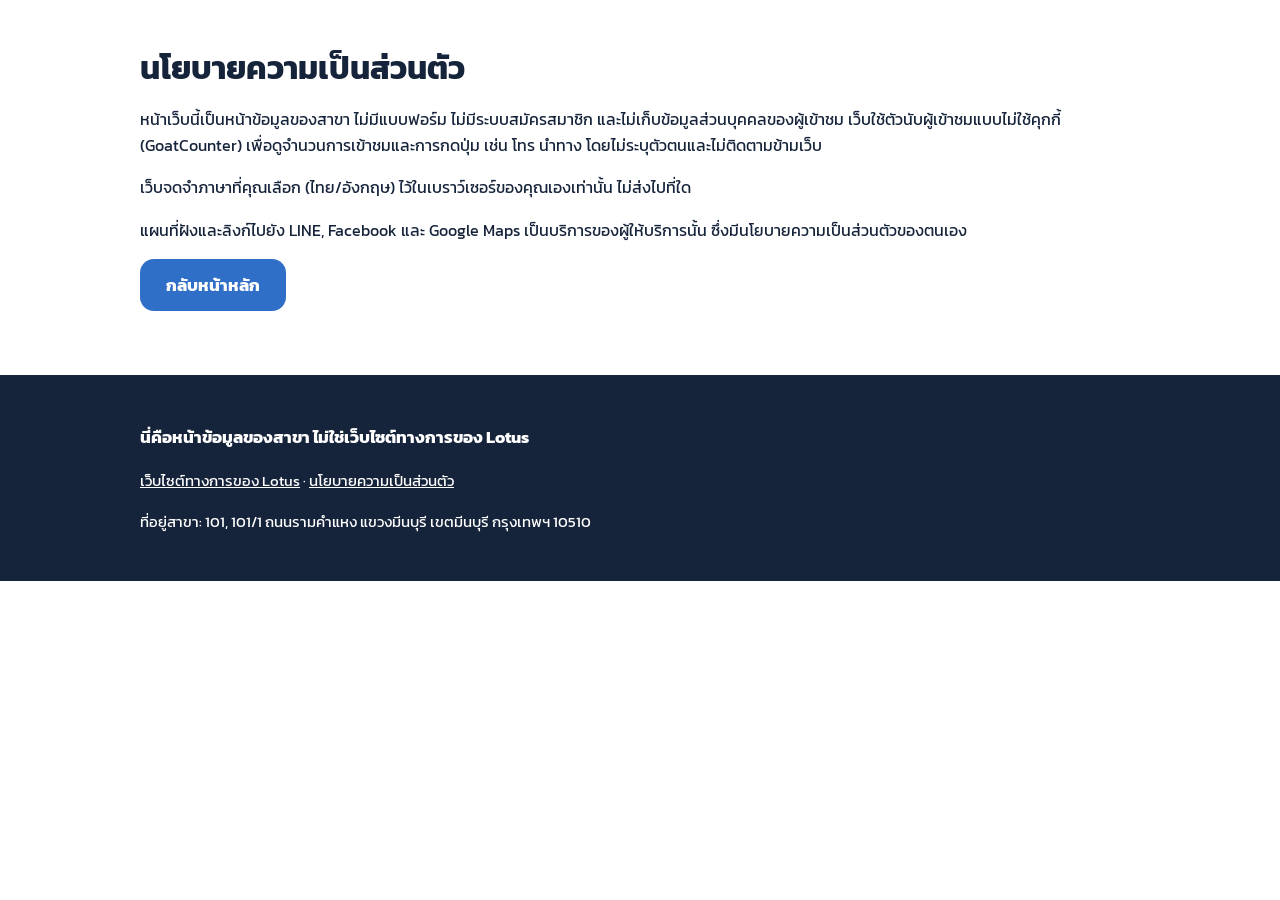
<file: privacy.html>
<!doctype html>
<html lang="th" data-base="">
<head>
<meta charset="utf-8">
<meta name="viewport" content="width=device-width, initial-scale=1">
<title>นโยบายความเป็นส่วนตัว | โลตัส สุขาภิบาล 3</title>
<meta name="description" content="หน้าเว็บนี้เป็นหน้าข้อมูลของสาขา ไม่มีแบบฟอร์ม ไม่มีระบบสมัครสมาชิก และไม่เก็บข้อมูลส่วนบุคคลของผู้เข้าชม เว็บใช้ตัวนับผู้เข้าชมแบบไม่ใช้คุกกี้ (GoatCounter) เพื่อดูจำนวนการเข้าชมและการกดปุ่ม เช่น โทร นำทาง โดยไม่ระบุตัวตนและไม่ติดตามข้ามเว็บ">
<meta name="theme-color" content="#306FC7">


<link rel="canonical" href="https://waranyulotuss.github.io/lotus-suka3/privacy.html">
<link rel="alternate" hreflang="th" href="https://waranyulotuss.github.io/lotus-suka3/privacy.html">
<link rel="alternate" hreflang="en" href="https://waranyulotuss.github.io/lotus-suka3/en/privacy.html">
<link rel="alternate" hreflang="x-default" href="https://waranyulotuss.github.io/lotus-suka3/privacy.html">
<meta property="og:type" content="website">
<meta property="og:site_name" content="โลตัส สุขาภิบาล 3">
<meta property="og:title" content="นโยบายความเป็นส่วนตัว | โลตัส สุขาภิบาล 3">
<meta property="og:description" content="หน้าเว็บนี้เป็นหน้าข้อมูลของสาขา ไม่มีแบบฟอร์ม ไม่มีระบบสมัครสมาชิก และไม่เก็บข้อมูลส่วนบุคคลของผู้เข้าชม เว็บใช้ตัวนับผู้เข้าชมแบบไม่ใช้คุกกี้ (GoatCounter) เพื่อดูจำนวนการเข้าชมและการกดปุ่ม เช่น โทร นำทาง โดยไม่ระบุตัวตนและไม่ติดตามข้ามเว็บ">
<meta property="og:url" content="https://waranyulotuss.github.io/lotus-suka3/privacy.html">
<meta property="og:image" content="https://waranyulotuss.github.io/lotus-suka3/assets/img/og.png">
<meta property="og:image:width" content="1200">
<meta property="og:image:height" content="630">
<meta property="og:image:alt" content="โลตัส สุขาภิบาล 3 ข้อมูลสาขา">
<meta property="og:locale" content="th_TH">
<meta property="og:locale:alternate" content="en_US">
<meta name="twitter:card" content="summary_large_image">
<link rel="icon" href="assets/img/favicon.svg" type="image/svg+xml">
<link rel="manifest" href="manifest.webmanifest">
<link rel="preconnect" href="https://fonts.googleapis.com">
<link rel="preconnect" href="https://fonts.gstatic.com" crossorigin>
<link rel="stylesheet" href="https://fonts.googleapis.com/css2?family=Kanit:wght@400;500;600;700&display=swap">
<link rel="stylesheet" href="assets/css/style.css">
</head>
<body>
<main id="main" class="wrap simple">
  <h1 data-i18n="privacy.h1">นโยบายความเป็นส่วนตัว</h1>
  <p>หน้าเว็บนี้เป็นหน้าข้อมูลของสาขา ไม่มีแบบฟอร์ม ไม่มีระบบสมัครสมาชิก และไม่เก็บข้อมูลส่วนบุคคลของผู้เข้าชม เว็บใช้ตัวนับผู้เข้าชมแบบไม่ใช้คุกกี้ (GoatCounter) เพื่อดูจำนวนการเข้าชมและการกดปุ่ม เช่น โทร นำทาง โดยไม่ระบุตัวตนและไม่ติดตามข้ามเว็บ</p><p>เว็บจดจำภาษาที่คุณเลือก (ไทย/อังกฤษ) ไว้ในเบราว์เซอร์ของคุณเองเท่านั้น ไม่ส่งไปที่ใด</p><p>แผนที่ฝังและลิงก์ไปยัง LINE, Facebook และ Google Maps เป็นบริการของผู้ให้บริการนั้น ซึ่งมีนโยบายความเป็นส่วนตัวของตนเอง</p>
  <p><a class="btn btn--primary" href="./">กลับหน้าหลัก</a></p>
</main>
<footer class="foot"><div class="wrap">
  <p class="foot__disc"><strong data-i18n="footer.disclaimer">นี่คือหน้าข้อมูลของสาขา ไม่ใช่เว็บไซต์ทางการของ Lotus</strong></p>
  <p><a href="https://www.lotuss.com/th" target="_blank" rel="noopener noreferrer" data-i18n="footer.official">เว็บไซต์ทางการของ Lotus</a> · <a href="privacy.html" data-i18n="footer.privacy">นโยบายความเป็นส่วนตัว</a></p>
  <p class="foot__aka" id="foot-aka" hidden></p>
  <p class="foot__addr"><span data-i18n="footer.address">ที่อยู่สาขา</span>: <span id="foot-addr">101, 101/1 ถนนรามคำแหง แขวงมีนบุรี เขตมีนบุรี กรุงเทพฯ 10510</span></p>
</div></footer>
</body>
</html>
</file>
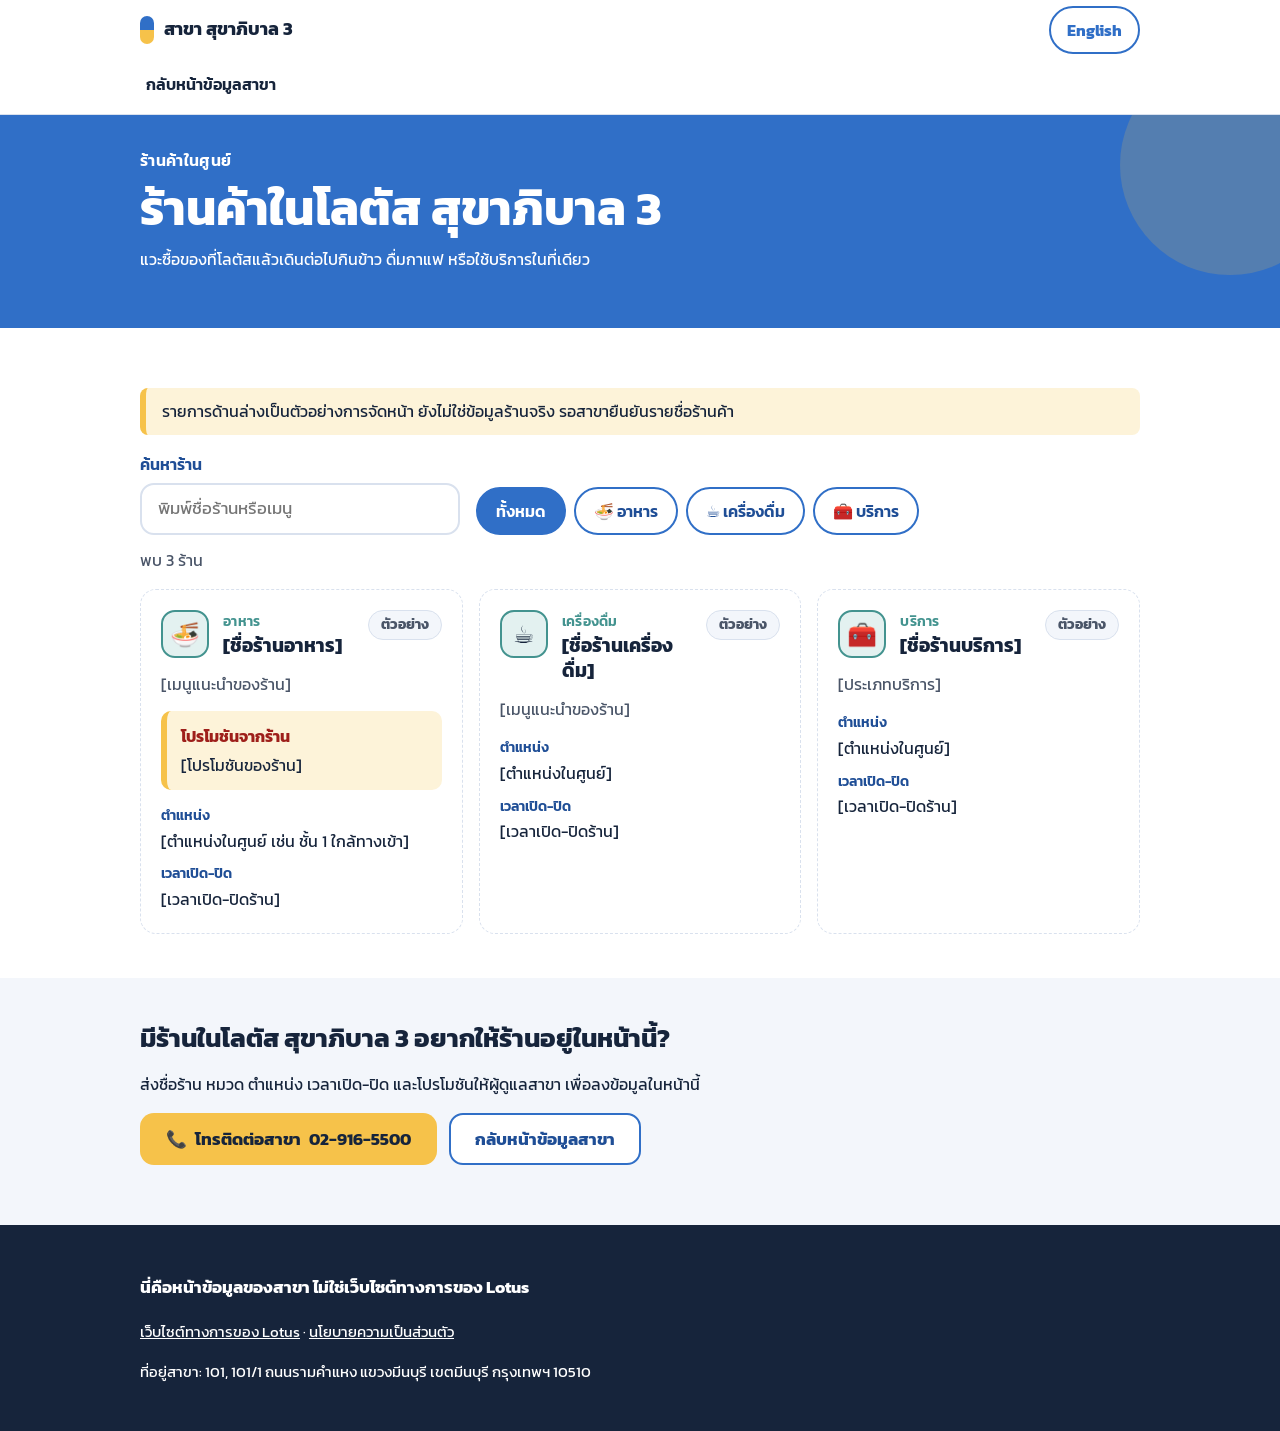
<file: shops.html>
<!doctype html>
<html lang="th" data-base="">
<head>
<meta charset="utf-8">
<meta name="viewport" content="width=device-width, initial-scale=1">
<title>ร้านค้าในโลตัส สุขาภิบาล 3 โปรโมชันร้านค้าในศูนย์</title>
<meta name="description" content="รวมร้านค้าและโปรโมชันของร้านในศูนย์ โลตัส สุขาภิบาล 3 ค้นหาตามหมวด ดูตำแหน่งร้านและเวลาเปิด-ปิด">
<meta name="theme-color" content="#306FC7">

<meta name="robots" content="noindex">
<link rel="canonical" href="https://waranyulotuss.github.io/lotus-suka3/shops.html">
<link rel="alternate" hreflang="th" href="https://waranyulotuss.github.io/lotus-suka3/shops.html">
<link rel="alternate" hreflang="en" href="https://waranyulotuss.github.io/lotus-suka3/en/shops.html">
<link rel="alternate" hreflang="x-default" href="https://waranyulotuss.github.io/lotus-suka3/shops.html">
<meta property="og:type" content="website">
<meta property="og:site_name" content="โลตัส สุขาภิบาล 3">
<meta property="og:title" content="ร้านค้าในโลตัส สุขาภิบาล 3 โปรโมชันร้านค้าในศูนย์">
<meta property="og:description" content="รวมร้านค้าและโปรโมชันของร้านในศูนย์ โลตัส สุขาภิบาล 3 ค้นหาตามหมวด ดูตำแหน่งร้านและเวลาเปิด-ปิด">
<meta property="og:url" content="https://waranyulotuss.github.io/lotus-suka3/shops.html">
<meta property="og:image" content="https://waranyulotuss.github.io/lotus-suka3/assets/img/og.png">
<meta property="og:image:width" content="1200">
<meta property="og:image:height" content="630">
<meta property="og:image:alt" content="โลตัส สุขาภิบาล 3 ข้อมูลสาขา">
<meta property="og:locale" content="th_TH">
<meta property="og:locale:alternate" content="en_US">
<meta name="twitter:card" content="summary_large_image">
<link rel="icon" href="assets/img/favicon.svg" type="image/svg+xml">
<link rel="manifest" href="manifest.webmanifest">
<link rel="preconnect" href="https://fonts.googleapis.com">
<link rel="preconnect" href="https://fonts.gstatic.com" crossorigin>
<link rel="stylesheet" href="https://fonts.googleapis.com/css2?family=Kanit:wght@400;500;600;700&display=swap">
<link rel="stylesheet" href="assets/css/style.css">
</head>
<body class="shops">
<a class="skip" href="#main" data-i18n="skip">ข้ามไปเนื้อหา</a>
<header class="top">
  <div class="top__row">
    <a class="brand" href="./" aria-label="โลตัส สุขาภิบาล 3"><span class="brand__mark" aria-hidden="true"></span><span>สาขา สุขาภิบาล 3</span></a>
    <a class="langbtn" href="en/shops.html" hreflang="en" lang="en" data-setlang="en" aria-label="Switch to English"><span data-i18n="lang.switch">English</span></a>
  </div>
  <nav class="top__nav" aria-label="เมนูหลัก"><a href="./" data-i18n="shops.back">กลับหน้าข้อมูลสาขา</a></nav>
</header>
<main id="main">
<section class="hero hero--shops"><div class="wrap hero__in">
  <p class="hero__kicker" data-i18n="shops.kicker">ร้านค้าในศูนย์</p>
  <h1 data-i18n="shops.h1">ร้านค้าในโลตัส สุขาภิบาล 3</h1>
  <p class="hero__tag" data-i18n="shops.tagline">แวะซื้อของที่โลตัสแล้วเดินต่อไปกินข้าว ดื่มกาแฟ หรือใช้บริการในที่เดียว</p>
</div></section>

<section class="sec"><div class="wrap">
  <p class="sample" id="shops-sample" hidden data-i18n="shops.sampleNote">รายการด้านล่างเป็นตัวอย่างการจัดหน้า ยังไม่ใช่ข้อมูลร้านจริง รอสาขายืนยันรายชื่อร้านค้า</p>
  <div class="shopbar">
    <div class="field">
      <label for="shop-q" data-i18n="shops.search">ค้นหาร้าน</label>
      <input id="shop-q" type="search" autocomplete="off" placeholder="พิมพ์ชื่อร้านหรือเมนู" data-i18n-attr="placeholder:shops.search.ph">
    </div>
    <div class="pills" id="shop-filter" role="group" aria-label="หมวดร้านค้า" data-i18n-attr="aria-label:shops.filter"></div>
  </div>
  <p class="count" id="shop-count" role="status" aria-live="polite"></p>
  <ul class="shopgrid" id="shop-grid"></ul>
  <p class="empty" id="shop-none" hidden data-i18n="shops.none">ไม่พบร้านที่ตรงกับคำค้นหา</p>
</div></section>

<section class="sec sec--alt"><div class="wrap">
  <h2 data-i18n="shops.join.title">มีร้านในโลตัส สุขาภิบาล 3 อยากให้ร้านอยู่ในหน้านี้?</h2>
  <p data-i18n="shops.join.text">ส่งชื่อร้าน หมวด ตำแหน่ง เวลาเปิด-ปิด และโปรโมชันให้ผู้ดูแลสาขา เพื่อลงข้อมูลในหน้านี้</p>
  <p class="actions actions--inline"><a class="btn btn--call" id="btn-call" href="tel:+6629165500"><span aria-hidden="true">📞</span> <span data-i18n="shops.join.btn">โทรติดต่อสาขา</span> 02-916-5500</a>
  <a class="btn btn--ghost" href="./" data-i18n="shops.back">กลับหน้าข้อมูลสาขา</a></p>
</div></section>
</main>
<footer class="foot"><div class="wrap">
  <p class="foot__disc"><strong data-i18n="footer.disclaimer">นี่คือหน้าข้อมูลของสาขา ไม่ใช่เว็บไซต์ทางการของ Lotus</strong></p>
  <p><a href="https://www.lotuss.com/th" target="_blank" rel="noopener noreferrer" data-i18n="footer.official">เว็บไซต์ทางการของ Lotus</a> · <a href="privacy.html" data-i18n="footer.privacy">นโยบายความเป็นส่วนตัว</a></p>
  <p class="foot__aka" id="foot-aka" hidden></p>
  <p class="foot__addr"><span data-i18n="footer.address">ที่อยู่สาขา</span>: <span id="foot-addr">101, 101/1 ถนนรามคำแหง แขวงมีนบุรี เขตมีนบุรี กรุงเทพฯ 10510</span></p>
</div></footer>
<script src="assets/js/shops.js" defer></script>
</body>
</html>
</file>
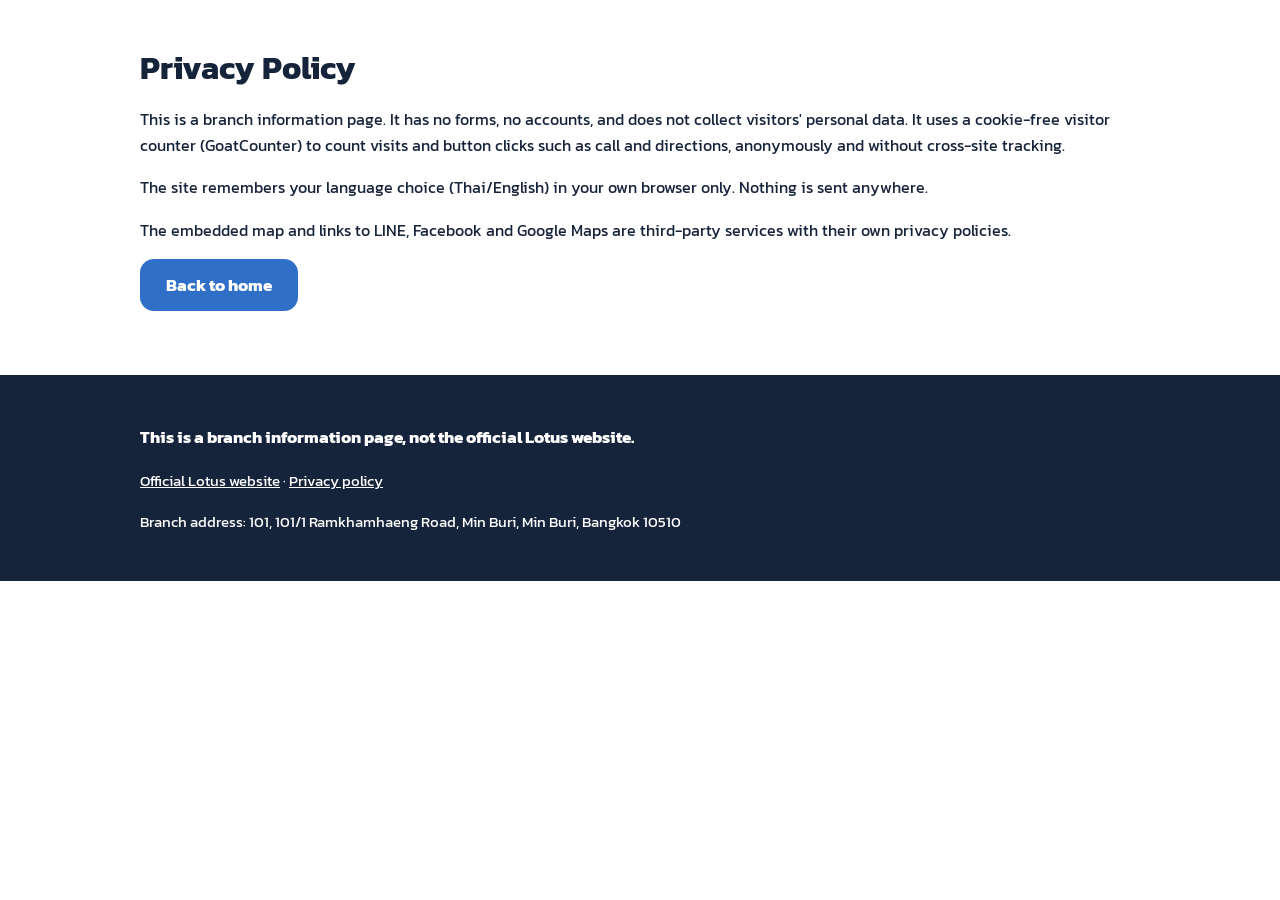
<file: en/privacy.html>
<!doctype html>
<html lang="en" data-base="../">
<head>
<meta charset="utf-8">
<meta name="viewport" content="width=device-width, initial-scale=1">
<title>Privacy Policy | Lotus's Sukhaphiban 3</title>
<meta name="description" content="This is a branch information page. It has no forms, no accounts, and does not collect visitors' personal data. It uses a cookie-free visitor counter (GoatCounter) to count visits and button clicks such as call and directions, anonymously and without cross-site tracking.">
<meta name="theme-color" content="#306FC7">


<link rel="canonical" href="https://waranyulotuss.github.io/lotus-suka3/en/privacy.html">
<link rel="alternate" hreflang="th" href="https://waranyulotuss.github.io/lotus-suka3/privacy.html">
<link rel="alternate" hreflang="en" href="https://waranyulotuss.github.io/lotus-suka3/en/privacy.html">
<link rel="alternate" hreflang="x-default" href="https://waranyulotuss.github.io/lotus-suka3/privacy.html">
<meta property="og:type" content="website">
<meta property="og:site_name" content="Lotus's Sukhaphiban 3">
<meta property="og:title" content="Privacy Policy | Lotus's Sukhaphiban 3">
<meta property="og:description" content="This is a branch information page. It has no forms, no accounts, and does not collect visitors' personal data. It uses a cookie-free visitor counter (GoatCounter) to count visits and button clicks such as call and directions, anonymously and without cross-site tracking.">
<meta property="og:url" content="https://waranyulotuss.github.io/lotus-suka3/en/privacy.html">
<meta property="og:image" content="https://waranyulotuss.github.io/lotus-suka3/assets/img/og.png">
<meta property="og:image:width" content="1200">
<meta property="og:image:height" content="630">
<meta property="og:image:alt" content="Lotus's Sukhaphiban 3 branch information">
<meta property="og:locale" content="en_US">
<meta property="og:locale:alternate" content="th_TH">
<meta name="twitter:card" content="summary_large_image">
<link rel="icon" href="../assets/img/favicon.svg" type="image/svg+xml">
<link rel="manifest" href="../manifest.webmanifest">
<link rel="preconnect" href="https://fonts.googleapis.com">
<link rel="preconnect" href="https://fonts.gstatic.com" crossorigin>
<link rel="stylesheet" href="https://fonts.googleapis.com/css2?family=Kanit:wght@400;500;600;700&display=swap">
<link rel="stylesheet" href="../assets/css/style.css">
</head>
<body>
<main id="main" class="wrap simple">
  <h1 data-i18n="privacy.h1">Privacy Policy</h1>
  <p>This is a branch information page. It has no forms, no accounts, and does not collect visitors' personal data. It uses a cookie-free visitor counter (GoatCounter) to count visits and button clicks such as call and directions, anonymously and without cross-site tracking.</p><p>The site remembers your language choice (Thai/English) in your own browser only. Nothing is sent anywhere.</p><p>The embedded map and links to LINE, Facebook and Google Maps are third-party services with their own privacy policies.</p>
  <p><a class="btn btn--primary" href="./">Back to home</a></p>
</main>
<footer class="foot"><div class="wrap">
  <p class="foot__disc"><strong data-i18n="footer.disclaimer">This is a branch information page, not the official Lotus website.</strong></p>
  <p><a href="https://www.lotuss.com/en" target="_blank" rel="noopener noreferrer" data-i18n="footer.official">Official Lotus website</a> · <a href="privacy.html" data-i18n="footer.privacy">Privacy policy</a></p>
  <p class="foot__aka" id="foot-aka" hidden></p>
  <p class="foot__addr"><span data-i18n="footer.address">Branch address</span>: <span id="foot-addr">101, 101/1 Ramkhamhaeng Road, Min Buri, Min Buri, Bangkok 10510</span></p>
</div></footer>
</body>
</html>
</file>
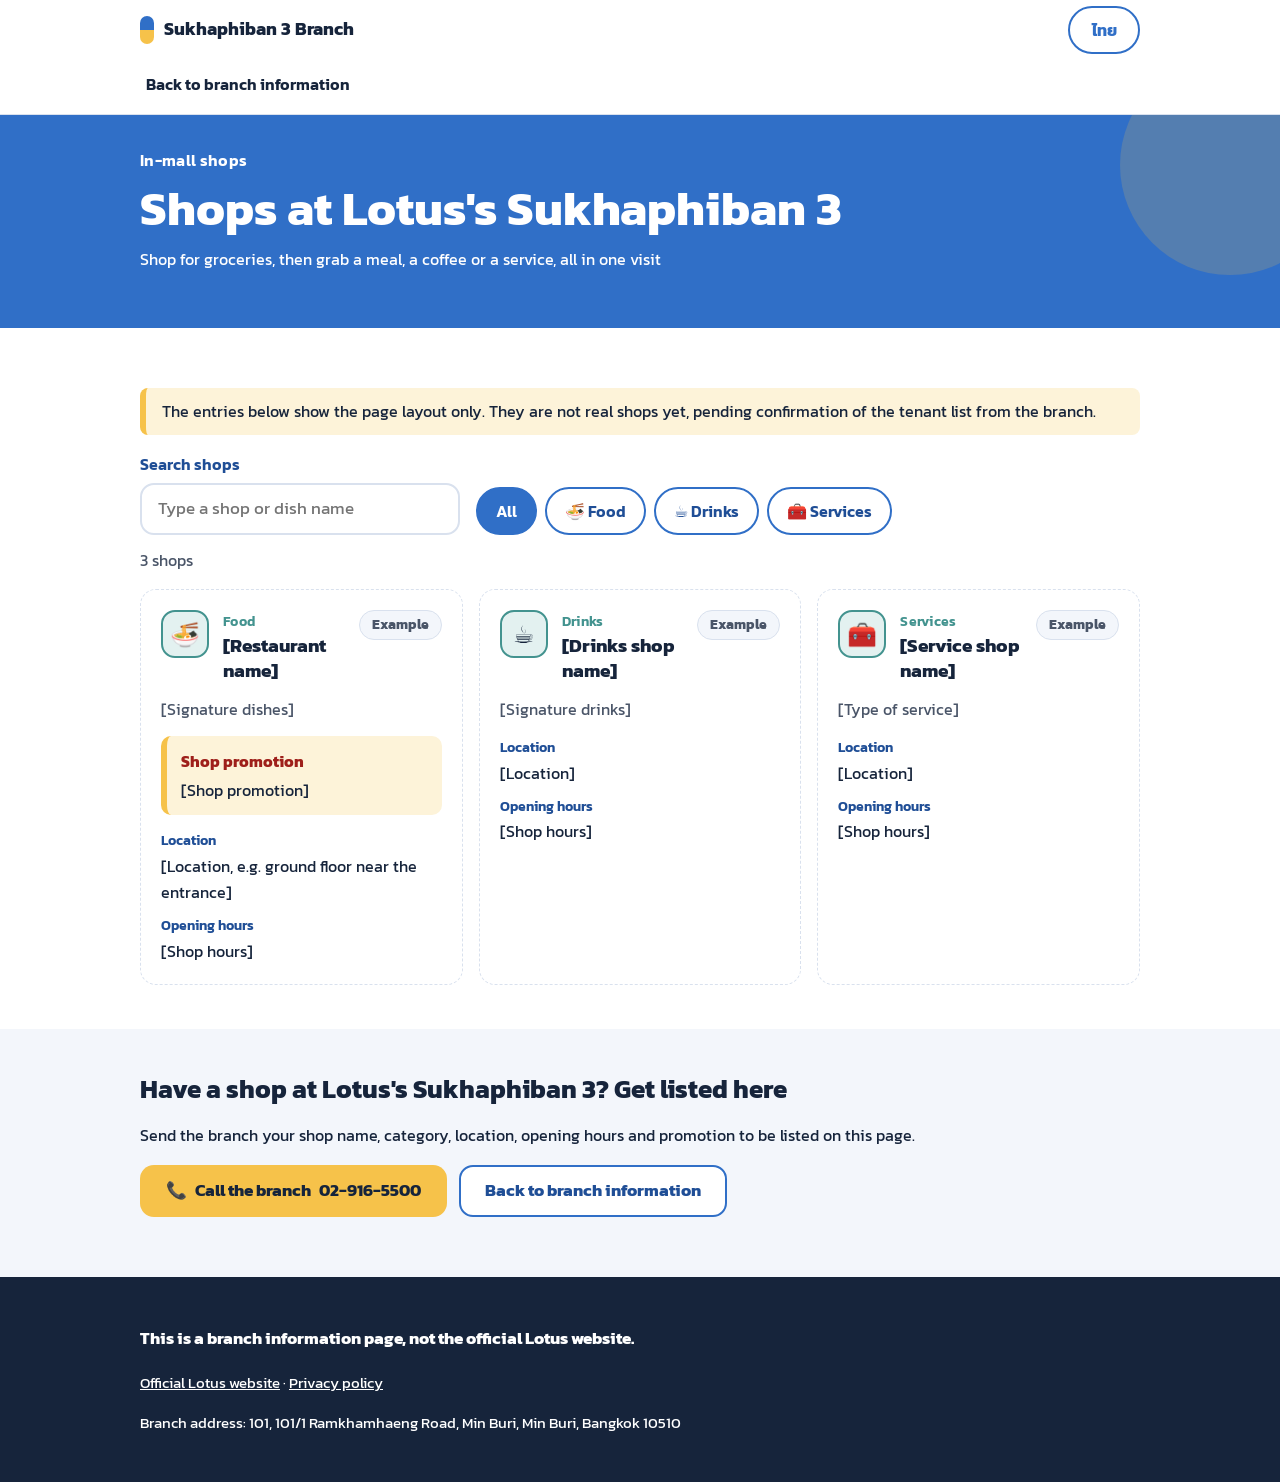
<file: en/shops.html>
<!doctype html>
<html lang="en" data-base="../">
<head>
<meta charset="utf-8">
<meta name="viewport" content="width=device-width, initial-scale=1">
<title>Shops at Lotus's Sukhaphiban 3 – In-mall Shop Promotions</title>
<meta name="description" content="In-mall shops and their promotions at Lotus's Sukhaphiban 3. Browse by category, see shop locations and opening hours.">
<meta name="theme-color" content="#306FC7">

<meta name="robots" content="noindex">
<link rel="canonical" href="https://waranyulotuss.github.io/lotus-suka3/en/shops.html">
<link rel="alternate" hreflang="th" href="https://waranyulotuss.github.io/lotus-suka3/shops.html">
<link rel="alternate" hreflang="en" href="https://waranyulotuss.github.io/lotus-suka3/en/shops.html">
<link rel="alternate" hreflang="x-default" href="https://waranyulotuss.github.io/lotus-suka3/shops.html">
<meta property="og:type" content="website">
<meta property="og:site_name" content="Lotus's Sukhaphiban 3">
<meta property="og:title" content="Shops at Lotus's Sukhaphiban 3 – In-mall Shop Promotions">
<meta property="og:description" content="In-mall shops and their promotions at Lotus's Sukhaphiban 3. Browse by category, see shop locations and opening hours.">
<meta property="og:url" content="https://waranyulotuss.github.io/lotus-suka3/en/shops.html">
<meta property="og:image" content="https://waranyulotuss.github.io/lotus-suka3/assets/img/og.png">
<meta property="og:image:width" content="1200">
<meta property="og:image:height" content="630">
<meta property="og:image:alt" content="Lotus's Sukhaphiban 3 branch information">
<meta property="og:locale" content="en_US">
<meta property="og:locale:alternate" content="th_TH">
<meta name="twitter:card" content="summary_large_image">
<link rel="icon" href="../assets/img/favicon.svg" type="image/svg+xml">
<link rel="manifest" href="../manifest.webmanifest">
<link rel="preconnect" href="https://fonts.googleapis.com">
<link rel="preconnect" href="https://fonts.gstatic.com" crossorigin>
<link rel="stylesheet" href="https://fonts.googleapis.com/css2?family=Kanit:wght@400;500;600;700&display=swap">
<link rel="stylesheet" href="../assets/css/style.css">
</head>
<body class="shops">
<a class="skip" href="#main" data-i18n="skip">Skip to content</a>
<header class="top">
  <div class="top__row">
    <a class="brand" href="./" aria-label="Lotus's Sukhaphiban 3"><span class="brand__mark" aria-hidden="true"></span><span>Sukhaphiban 3 Branch</span></a>
    <a class="langbtn" href="../shops.html" hreflang="th" lang="th" data-setlang="th" aria-label="เปลี่ยนเป็นภาษาไทย"><span data-i18n="lang.switch">ไทย</span></a>
  </div>
  <nav class="top__nav" aria-label="Main menu"><a href="./" data-i18n="shops.back">Back to branch information</a></nav>
</header>
<main id="main">
<section class="hero hero--shops"><div class="wrap hero__in">
  <p class="hero__kicker" data-i18n="shops.kicker">In-mall shops</p>
  <h1 data-i18n="shops.h1">Shops at Lotus's Sukhaphiban 3</h1>
  <p class="hero__tag" data-i18n="shops.tagline">Shop for groceries, then grab a meal, a coffee or a service, all in one visit</p>
</div></section>

<section class="sec"><div class="wrap">
  <p class="sample" id="shops-sample" hidden data-i18n="shops.sampleNote">The entries below show the page layout only. They are not real shops yet, pending confirmation of the tenant list from the branch.</p>
  <div class="shopbar">
    <div class="field">
      <label for="shop-q" data-i18n="shops.search">Search shops</label>
      <input id="shop-q" type="search" autocomplete="off" placeholder="Type a shop or dish name" data-i18n-attr="placeholder:shops.search.ph">
    </div>
    <div class="pills" id="shop-filter" role="group" aria-label="Shop categories" data-i18n-attr="aria-label:shops.filter"></div>
  </div>
  <p class="count" id="shop-count" role="status" aria-live="polite"></p>
  <ul class="shopgrid" id="shop-grid"></ul>
  <p class="empty" id="shop-none" hidden data-i18n="shops.none">No shops match your search.</p>
</div></section>

<section class="sec sec--alt"><div class="wrap">
  <h2 data-i18n="shops.join.title">Have a shop at Lotus's Sukhaphiban 3? Get listed here</h2>
  <p data-i18n="shops.join.text">Send the branch your shop name, category, location, opening hours and promotion to be listed on this page.</p>
  <p class="actions actions--inline"><a class="btn btn--call" id="btn-call" href="tel:+6629165500"><span aria-hidden="true">📞</span> <span data-i18n="shops.join.btn">Call the branch</span> 02-916-5500</a>
  <a class="btn btn--ghost" href="./" data-i18n="shops.back">Back to branch information</a></p>
</div></section>
</main>
<footer class="foot"><div class="wrap">
  <p class="foot__disc"><strong data-i18n="footer.disclaimer">This is a branch information page, not the official Lotus website.</strong></p>
  <p><a href="https://www.lotuss.com/en" target="_blank" rel="noopener noreferrer" data-i18n="footer.official">Official Lotus website</a> · <a href="privacy.html" data-i18n="footer.privacy">Privacy policy</a></p>
  <p class="foot__aka" id="foot-aka" hidden></p>
  <p class="foot__addr"><span data-i18n="footer.address">Branch address</span>: <span id="foot-addr">101, 101/1 Ramkhamhaeng Road, Min Buri, Min Buri, Bangkok 10510</span></p>
</div></footer>
<script src="../assets/js/shops.js" defer></script>
</body>
</html>
</file>
<file: assets/css/style.css>
:root{
  --blue:#306FC7;      /* CP AXTRA น้ำเงิน */
  --yellow:#F6C24A;    /* CP AXTRA เหลือง */
  --green:#43938F;     /* Lotus เขียว */
  --red:#DA3832;       /* Makro แดง */
  --ink:#16243B; --muted:#4A5568; --bg:#fff; --bg-alt:#F3F6FB; --line:#D9E1EE;
  --blue-dark:#1F4E96; --green-tint:#E3F1F0; --red-tint:#FBE6E5; --yellow-tint:#FDF3D9;
  --r:16px; --font:'Kanit','Noto Sans Thai','Sarabun',system-ui,-apple-system,'Segoe UI',sans-serif;
}
*{box-sizing:border-box}
html{scroll-behavior:smooth;scroll-padding-top:112px}
body{margin:0;font:400 1rem/1.65 var(--font);color:var(--ink);background:var(--bg);-webkit-text-size-adjust:100%}
img,iframe{max-width:100%}
a{color:var(--blue)}
h1,h2,h3{line-height:1.3;margin:0 0 .5em}
h2{font-size:1.6rem}
h3{font-size:1.15rem;margin-top:1.5em}
.wrap{max-width:1040px;margin:0 auto;padding:0 20px}
.sr{position:absolute;width:1px;height:1px;overflow:hidden;clip:rect(0 0 0 0);white-space:nowrap}
.skip{position:absolute;left:-999px;top:0;background:var(--yellow);color:var(--ink);padding:12px 16px;z-index:100;font-weight:700}
.skip:focus{left:8px;top:8px}
:focus-visible{outline:3px solid var(--ink);outline-offset:3px;box-shadow:0 0 0 6px var(--yellow)}

/* header */
.top{position:sticky;top:0;z-index:20;background:#fff;border-bottom:1px solid var(--line)}
.top__row{max-width:1040px;margin:0 auto;padding:6px 20px;display:flex;align-items:center;justify-content:space-between;gap:12px}
.brand{display:flex;align-items:center;gap:10px;font-weight:700;font-size:1.1rem;color:var(--ink);text-decoration:none;min-height:48px}
.brand__mark{width:14px;height:28px;border-radius:7px;background:linear-gradient(var(--blue) 0 50%,var(--yellow) 50%)}
.langbtn{display:inline-flex;align-items:center;justify-content:center;min-height:48px;min-width:72px;padding:0 16px;border:2px solid var(--blue);border-radius:999px;color:var(--blue);font-weight:700;text-decoration:none}
.langbtn:hover{background:var(--blue);color:#fff}
.top__nav{max-width:1040px;margin:0 auto;padding:0 12px 6px;display:flex;gap:4px;overflow-x:auto;scrollbar-width:none}
.top__nav a{flex:none;display:inline-flex;align-items:center;min-height:48px;padding:0 14px;border-radius:999px;color:var(--ink);text-decoration:none;font-weight:600}
.top__nav a:hover{background:var(--bg-alt);color:var(--blue)}

/* hero */
.hero{background:var(--blue);color:#fff;padding:36px 0 40px;position:relative;overflow:hidden}
.hero::after{content:"";position:absolute;right:-60px;top:-60px;width:220px;height:220px;border-radius:50%;background:var(--yellow);opacity:.18}
.hero__in{position:relative;z-index:1}
.hero__kicker{margin:0 0 4px;font-weight:600;letter-spacing:.02em}
.hero h1{font-size:2.3rem;margin:0 0 6px}
.hero__tag{margin:0 0 20px;max-width:34em}
.status{display:inline-flex;flex-wrap:wrap;align-items:center;gap:6px 10px;margin:0 0 22px;padding:10px 18px;background:#fff;color:var(--ink);border-radius:999px;font-size:1.05rem}
.status__dot{width:14px;height:14px;border-radius:50%;background:var(--muted)}
.status.is-open .status__dot{background:var(--green)}
.status.is-closed .status__dot{background:var(--red)}
.status.is-open strong{color:#2A6460}
.status.is-closed strong{color:#B3261E}
.hero__photo{margin:24px 0 0}.hero__photo img{width:100%;height:auto;border-radius:var(--r);display:block}

/* buttons */
.actions{display:grid;gap:12px;grid-template-columns:1fr}
.actions--inline{display:flex;flex-wrap:wrap}
.btn{display:inline-flex;align-items:center;justify-content:center;gap:8px;min-height:52px;padding:0 24px;border-radius:14px;border:2px solid transparent;font:700 1.05rem var(--font);text-decoration:none;cursor:pointer}
.btn--call{background:var(--yellow);color:var(--ink)}
.btn--call:hover{background:#ffd266}
.btn--nav{background:#fff;color:var(--blue-dark)}
.btn--line{background:transparent;color:#fff;border-color:#fff}
.btn--primary{background:var(--blue);color:#fff}
.btn--primary:hover{background:var(--blue-dark)}
.btn--ghost{background:#fff;color:var(--blue-dark);border-color:var(--blue)}
.hero .btn:focus-visible{outline-color:#fff;box-shadow:0 0 0 6px var(--ink)}
.is-placeholder{opacity:.85;border-style:dashed}
.is-placeholder::after{content:attr(data-ph);font-weight:400;font-size:.85rem}
[hidden]{display:none!important}

/* sections */
.sec{padding:44px 0}.sec--alt{background:var(--bg-alt)}
.grid{display:grid;gap:16px;grid-template-columns:1fr}
.card{background:#fff;border:1px solid var(--line);border-radius:var(--r);padding:20px;position:relative;box-shadow:0 2px 0 rgba(22,36,59,.04)}
.card h3{margin:0 0 6px;font-size:1.15rem}
.card p{margin:0;color:var(--muted)}
.badge{display:inline-block;margin-bottom:10px;padding:2px 12px;border-radius:999px;font-weight:700;font-size:.9rem;background:var(--yellow);color:var(--ink)}
.badge--hot{background:var(--red-tint);color:#9E1F1A;margin-right:6px}
.card--hot{border-color:var(--red);border-width:2px}
.empty{color:var(--muted);grid-column:1/-1}
.cards{list-style:none;margin:0 0 8px;padding:0;display:grid;gap:12px;grid-template-columns:1fr}
.cards li{display:flex;gap:14px;background:#fff;border:1px solid var(--line);border-radius:var(--r);padding:16px}
.ico{flex:none;width:48px;height:48px;border-radius:14px;background:var(--green-tint);border:2px solid var(--green);display:grid;place-items:center;font-size:1.5rem}
.cards b{display:block}.cards span.d{color:var(--muted);display:block}
.map{border-radius:var(--r);overflow:hidden;border:1px solid var(--line);margin-bottom:16px}
.map iframe{display:block;width:100%;height:340px;border:0}
.facts{display:grid;gap:14px;margin:24px 0 0}
.facts div{background:var(--bg-alt);border-radius:var(--r);padding:14px 18px}
.facts dt{font-weight:700;color:var(--blue-dark)}.facts dd{margin:2px 0 0}
.hours{border-collapse:collapse;width:100%;background:#fff;border-radius:var(--r);overflow:hidden}
.hours th,.hours td{padding:10px 16px;border-bottom:1px solid var(--line);text-align:left}
.hours tr:last-child th,.hours tr:last-child td{border-bottom:0}
.hours tr.today{background:var(--yellow-tint);font-weight:700}
.hours td{text-align:right;white-space:nowrap}
.sample{background:var(--yellow-tint);border-left:6px solid var(--yellow);padding:10px 16px;border-radius:8px}
.special{list-style:none;padding:0;margin:0;display:grid;gap:10px}
.special li{background:#fff;border-radius:12px;padding:12px 16px;border-left:6px solid var(--red)}
.special li.open{border-left-color:var(--green)}
.contact{list-style:none;margin:0;padding:0;display:grid;gap:12px}
.contact li{background:#fff;border-radius:var(--r);padding:14px 18px;border:1px solid var(--line)}
.contact b{display:block;color:var(--blue-dark)}
.contact a{display:inline-flex;align-items:center;min-height:44px;font-weight:600}
.ph{color:var(--muted);font-style:italic}

/* footer */
.foot{background:var(--ink);color:#fff;padding:32px 0;font-size:.95rem}
.foot a{color:#fff}
.foot__disc{font-size:1.05rem}
.simple{padding:48px 20px}
.noscript{background:var(--yellow-tint);padding:12px 20px;border-radius:8px;margin-top:16px}

@media(min-width:640px){
  .actions{grid-template-columns:repeat(3,auto);justify-content:start}
  .grid{grid-template-columns:repeat(2,1fr)}
  .cards{grid-template-columns:repeat(2,1fr)}
  .facts{grid-template-columns:repeat(2,1fr)}
  .hero h1{font-size:3rem}
}
@media(min-width:900px){
  .two{display:grid;grid-template-columns:1.2fr 1fr;gap:40px}
  .grid{grid-template-columns:repeat(3,1fr)}
  .cards{grid-template-columns:repeat(3,1fr)}
}
@media(prefers-reduced-motion:reduce){html{scroll-behavior:auto}}

/* products / faq / share / chips */
.cats{list-style:none;margin:16px 0 0;padding:0;display:grid;gap:12px;grid-template-columns:repeat(2,1fr)}
.cats a{display:flex;flex-direction:column;gap:6px;min-height:104px;padding:16px;background:#fff;border:1px solid var(--line);border-radius:var(--r);color:var(--ink);text-decoration:none;font-weight:600;height:100%}
.cats a:hover{border-color:var(--blue);box-shadow:0 4px 14px rgba(48,111,199,.15)}
.cats .ico{width:44px;height:44px;font-size:1.4rem}
.cats small{color:var(--blue-dark);font-weight:600}
.benefits{margin:0 0 12px;padding-left:1.2em}
.chips{list-style:none;display:flex;flex-wrap:wrap;gap:8px;margin:0 0 18px;padding:0}
.chips li{background:rgba(255,255,255,.18);border:1px solid rgba(255,255,255,.6);padding:4px 14px;border-radius:999px;font-weight:600}
details{background:#fff;border:1px solid var(--line);border-radius:12px;margin:0 0 10px;padding:0 16px}
summary{cursor:pointer;min-height:52px;display:flex;align-items:center;font-weight:700;list-style-position:inside}
details p{margin:0 0 14px;color:var(--muted)}
.foot__aka{opacity:.85}
@media(min-width:640px){.cats{grid-template-columns:repeat(3,1fr)}}
@media(min-width:900px){.cats{grid-template-columns:repeat(5,1fr)}}

/* shops page */
.hero--shops{padding:32px 0 36px}
.shopbar{display:grid;gap:16px;margin:0 0 12px}
.field label{display:block;font-weight:600;margin:0 0 6px;color:var(--blue-dark)}
.field input{width:100%;min-height:52px;padding:0 16px;border:2px solid var(--line);border-radius:14px;font:400 1.05rem var(--font);color:var(--ink);background:#fff}
.field input:focus{border-color:var(--blue)}
.pills{display:flex;flex-wrap:wrap;gap:8px}
.pill{min-height:48px;padding:0 18px;border:2px solid var(--blue);border-radius:999px;background:#fff;color:var(--blue-dark);font:600 1rem var(--font);cursor:pointer}
.pill:hover{background:var(--bg-alt)}
.pill.is-on{background:var(--blue);color:#fff}
.count{margin:0 0 16px;color:var(--muted);min-height:1.65em}
.shopgrid{list-style:none;margin:0;padding:0;display:grid;gap:16px;grid-template-columns:1fr}
.shop{background:#fff;border:1px solid var(--line);border-radius:var(--r);padding:20px;min-width:0}
.shop.is-sample{border-style:dashed}
.shop__head{display:flex;gap:14px;align-items:flex-start}
.shop__head>div{min-width:0;flex:1}
.shop__head h3{margin:0;font-size:1.2rem;overflow-wrap:anywhere}
.shop__cat{margin:0;color:var(--green);font-weight:600;font-size:.9rem;letter-spacing:.02em}
.shop__desc{margin:12px 0 0;color:var(--muted)}
.shop__promo{display:grid;gap:2px;margin:14px 0 0;padding:12px 14px;background:var(--yellow-tint);border-left:6px solid var(--yellow);border-radius:10px}
.shop__promo b{color:#9E1F1A}
.shop__promo small{color:var(--muted)}
.shop__facts{display:grid;gap:8px;margin:14px 0 0}
.shop__facts dt{font-weight:600;color:var(--blue-dark);font-size:.9rem}
.shop__facts dd{margin:0;overflow-wrap:anywhere}
.badge--sample{margin:0;flex:none;background:var(--bg-alt);color:var(--muted);border:1px solid var(--line)}
@media(min-width:640px){.shopbar{grid-template-columns:minmax(0,320px) 1fr;align-items:end}.shopgrid{grid-template-columns:repeat(2,1fr)}}
@media(min-width:900px){.shopgrid{grid-template-columns:repeat(3,1fr)}}
</file>
